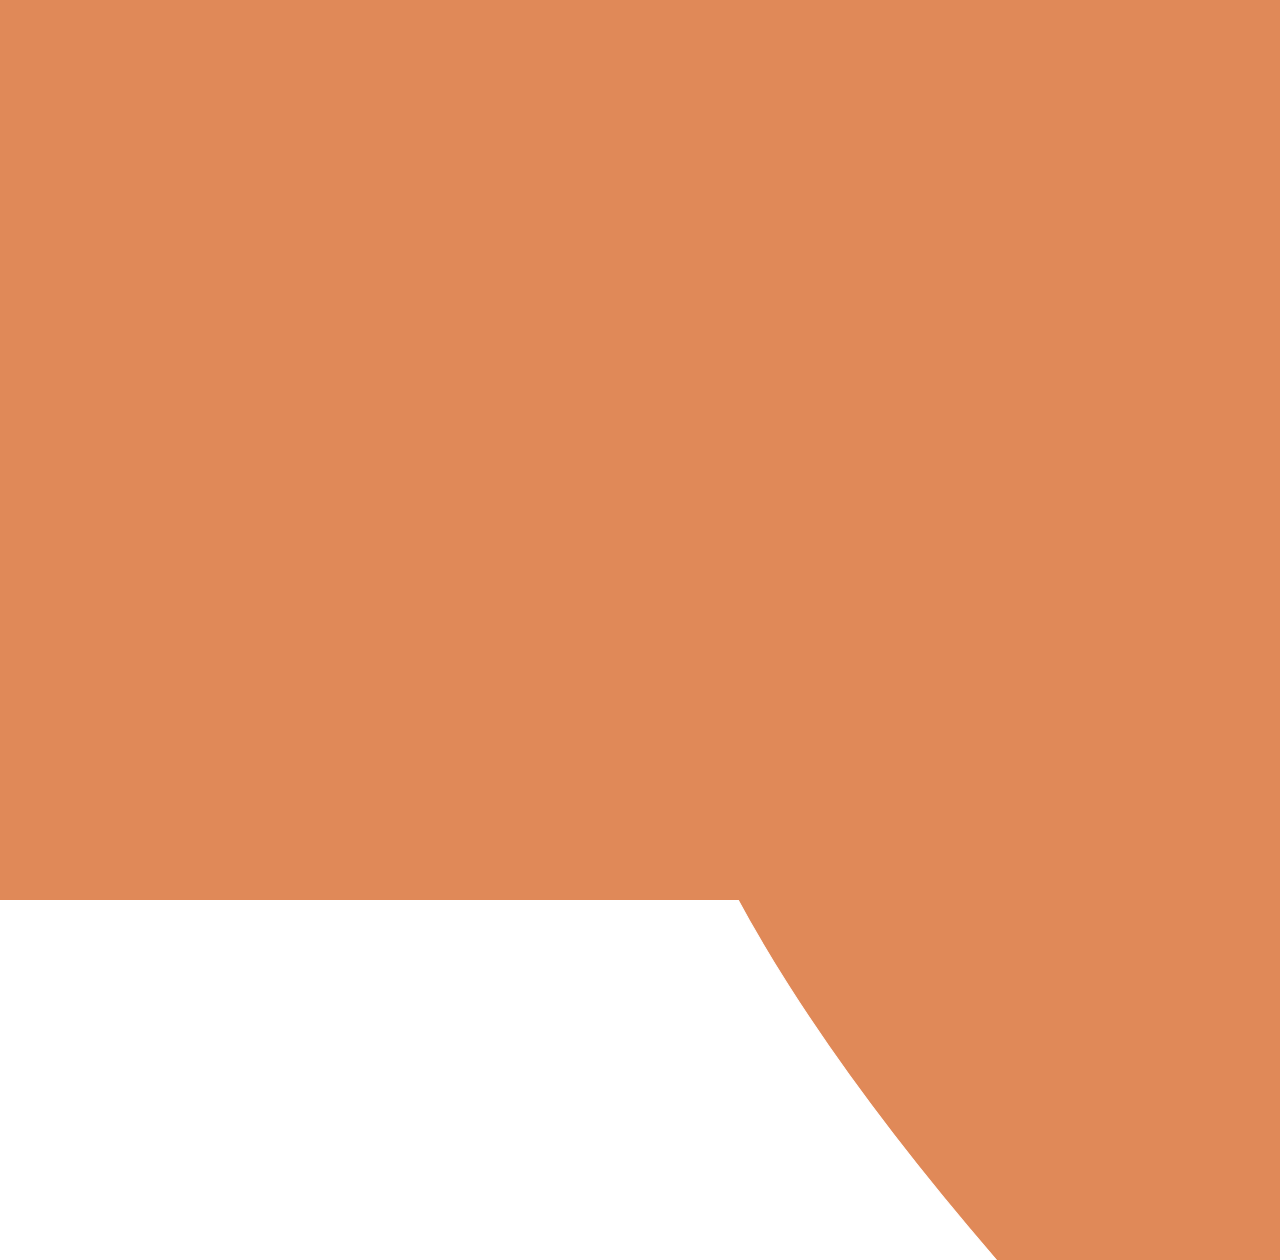
<file: index.html>
<!DOCTYPE html>
<html lang="zh-Hant">
  <head>
    <meta charset="UTF-8" />
    <meta http-equiv="X-UA-Compatible" content="IE=edge" />
    <meta name="viewport" content="width=device-width, initial-scale=1.0" />
    <meta name="author" content="Magnesium Ng" />
    <meta name="robots" content="index, follow" />
    <meta
      name="description"
      content="這是我的個人網站，我是來自澳門的程式學習女生。"
    />
    <title>首頁 | 吳蕙鎂Magnesium Ng 澳門女孩</title>
    <link rel="preconnect" href="https://fonts.gstatic.com" />
    <link
      href="https://fonts.googleapis.com/css2?family=Noto+Sans+TC&display=swap"
      rel="stylesheet"
    />
    <link rel="stylesheet" href="./styles/style.css" />
    <link rel="stylesheet" href="./styles/animation.css" />
  </head>
  <body>
    <!--animation-->
    <div class="animation">
      <div class="logo">
        <svg
          width="101"
          height="153"
          viewBox="0 0 101 153"
          fill="none"
          xmlns="http://www.w3.org/2000/svg"
        >
          <path
            d="M86.0391 84.7773H88.5391V82.2773V66.9453V64.4453H86.0391H26.918V23.7422H95.0234H97.5234V21.2422V5.8125V3.3125H95.0234H5.66797H3.16797V5.8125V148V150.5H5.66797H96H98.5V148V132.668V130.168H96H26.918V84.7773H86.0391Z"
            stroke="white"
            stroke-width="2"
            id="first"
            class="thePaths"
          />
        </svg>
        <svg
          width="114"
          height="157"
          viewBox="0 0 114 157"
          fill="none"
          xmlns="http://www.w3.org/2000/svg"
        >
          <path
            d="M19.6745 71.4688L19.6661 71.4609C11.8682 64.22 7.92969 55.2243 7.92969 44.6289C7.92969 32.6568 12.745 22.7107 22.2247 14.9603C31.7527 7.15836 44.0081 3.35938 58.7695 3.35938C68.8612 3.35938 77.9405 5.31192 85.9498 9.2814C94.0048 13.2413 100.295 18.7472 104.73 25.8126C109.215 32.8528 111.465 40.5754 111.465 48.9258V51.4258H108.965H90.1172H87.6172V48.9258C87.6172 40.9095 85.0937 34.9014 80.249 30.5758L80.2429 30.5703L80.2368 30.5648C75.3683 26.16 68.3308 23.7891 58.7695 23.7891C49.8682 23.7891 43.2591 25.7652 38.6366 29.4055L38.6333 29.4081C34.1631 32.9163 31.875 37.7846 31.875 44.3359C31.875 49.3039 33.9185 53.5343 38.2783 57.1437C42.8227 60.7853 50.7818 64.3185 62.4746 67.6131L19.6745 71.4688ZM19.6745 71.4688L19.6831 71.4765M19.6745 71.4688L19.6831 71.4765M19.6831 71.4765C27.4541 78.5599 39.6002 84.3574 55.8286 89.0226C68.6186 92.7233 77.0651 96.3937 81.5402 99.9141L81.5484 99.9205L81.5566 99.9268C85.7428 103.164 87.9102 107.757 87.9102 114.062C87.9102 120.295 85.6015 125.044 80.9805 128.581C76.3109 132.155 69.3498 134.121 59.7461 134.121C49.5208 134.121 41.6215 131.741 35.8013 127.232C30.1347 122.729 27.2852 116.673 27.2852 108.789V106.289H24.7852H5.9375H3.4375V108.789C3.4375 117.548 5.86153 125.442 10.7254 132.391L10.7301 132.398L10.735 132.404C15.6556 139.335 22.5781 144.741 31.3837 148.67L31.3911 148.673L31.3984 148.676C40.1963 152.534 49.6549 154.453 59.7461 154.453C75.156 154.453 87.759 150.916 97.3042 143.584L97.3131 143.577M19.6831 71.4765L97.3131 143.577M97.3131 143.577C106.918 136.13 111.758 126.151 111.758 113.867C111.758 106.258 110.041 99.5133 106.515 93.7269C103.065 87.959 97.7824 83.0379 90.8175 78.9109M97.3131 143.577L90.8175 78.9109M90.8175 78.9109C83.9049 74.7115 74.4228 70.9615 62.4749 67.6132L90.8175 78.9109Z"
            stroke="white"
            stroke-width="2"
            id="second"
            class="thePaths"
          />
        </svg>
        <svg
          width="153"
          height="153"
          viewBox="0 0 153 153"
          fill="none"
          xmlns="http://www.w3.org/2000/svg"
        >
          <path
            d="M32.2386 4.88268L31.6095 3.3125H29.918H5.69922H3.19922V5.8125V148V150.5H5.69922H24.4492H26.9492V148V92.6289V92.5899L26.948 92.5509L25.5282 47.0421L66.8591 148.94L67.492 150.5H69.1758H83.5312H85.2153L85.8481 148.939L127.303 46.6891L125.954 92.5554L125.953 92.5921V92.6289V148V150.5H128.453H147.203H149.703V148V5.8125V3.3125H147.203H122.887H121.195L120.566 4.88268L76.4023 115.106L32.2386 4.88268Z"
            stroke="white"
            stroke-width="2"
            id="third"
            class="thePaths"
          />
        </svg>
        <svg
          width="101"
          height="153"
          viewBox="0 0 101 153"
          fill="none"
          xmlns="http://www.w3.org/2000/svg"
          style="margin-right: 2rem"
        >
          <path
            d="M86.0391 84.7773H88.5391V82.2773V66.9453V64.4453H86.0391H26.918V23.7422H95.0234H97.5234V21.2422V5.8125V3.3125H95.0234H5.66797H3.16797V5.8125V148V150.5H5.66797H96H98.5V148V132.668V130.168H96H26.918V84.7773H86.0391Z"
            stroke="white"
            stroke-width="2"
            id="fourth"
            class="thePaths"
          />
        </svg>
        <svg
          width="120"
          height="153"
          viewBox="0 0 120 153"
          fill="none"
          xmlns="http://www.w3.org/2000/svg"
        >
          <path
            d="M114.277 149.688H116.777V147.188V5V2.5H114.277H95.625H93.125V5V106.649L25.9417 3.63433L25.2019 2.5H23.8477H5H2.5V5V147.188V149.688H5H23.8477H26.3477V147.188V46.0149L93.3367 148.555L94.0767 149.688H95.4297H114.277Z"
            stroke="white"
            stroke-width="2"
            id="fifth"
            class="thePaths"
          />
        </svg>
        <svg
          width="121"
          height="157"
          viewBox="0 0 121 157"
          fill="none"
          xmlns="http://www.w3.org/2000/svg"
        >
          <path
            d="M116.62 131.919L117.07 131.275V130.488V78.3398V75.8398H114.57H63.0078H60.5078V78.3398V93.5742V96.0742H63.0078H93.418V124.498C90.4065 127.495 86.6616 129.676 82.1218 131.021C77.1327 132.499 71.2291 133.262 64.375 133.262C52.6708 133.262 43.5533 128.899 36.7608 120.167C29.9073 111.292 26.3477 99.1942 26.3477 83.6133V71.997C26.4123 55.5319 29.6236 43.3799 35.6281 35.191C41.5951 27.0765 50.3266 22.9297 62.2266 22.9297C71.2528 22.9297 78.1461 25.1729 83.177 29.3995C88.2122 33.6296 91.6781 40.0951 93.3628 49.1115L93.7442 51.1523H95.8203H114.57H117.459L117.044 48.2939C114.956 33.8785 109.184 22.5305 99.5743 14.5095C89.9692 6.42659 77.405 2.5 62.1289 2.5C43.4348 2.5 28.621 8.61649 18.0373 21.0557L18.0321 21.0619C7.56472 33.4449 2.5 50.6982 2.5 72.4805V84.8828V84.8951L2.50012 84.9074C2.63331 98.4265 5.19931 110.425 10.2719 120.841L10.2777 120.852C15.4217 131.276 22.7025 139.393 32.1181 145.124L32.1294 145.131C41.543 150.792 52.284 153.594 64.2773 153.594C75.9765 153.594 86.3253 151.866 95.2718 148.342L95.2809 148.338C104.343 144.727 111.493 139.263 116.62 131.919Z"
            stroke="white"
            stroke-width="2"
            id="sixth"
            class="thePaths"
          />
        </svg>
        <br />
        <svg
          width="205"
          height="195"
          viewBox="0 0 205 195"
          fill="none"
          xmlns="http://www.w3.org/2000/svg"
        >
          <path
            d="M81.9 123.8V110.633L81.9183 110.65C84.0012 112.543 87.2563 116.191 88.7199 118.387L90.0422 120.37L92.0862 119.144C99.6271 114.619 107.765 107.448 114.5 99.4588V116V117.9H113.447L113.128 120.029C112.638 123.293 112.156 126.372 111.572 129.3H55.6H53.3243C54.0831 127.335 54.8229 125.392 55.5408 123.478L56.2213 121.663L54.6337 120.552L42.6337 112.152L39.9916 110.302L38.8592 113.322C30.4986 135.617 18.5485 161.305 10.2119 176.391L9.07965 178.44L11.0497 179.704L24.4497 188.304L26.8018 189.814L28.0409 187.308C36.3507 170.508 45.6245 149.183 53.1 129.88V131.8V144.8V147.3H55.6H104.767C96.9008 160.068 82.063 168.87 51.3772 174.136L46.6173 174.953L50.0322 178.368C51.2176 179.553 52.644 181.549 53.9854 183.768C55.3111 185.962 56.4478 188.196 57.0883 189.752L57.8763 191.665L59.9034 191.249C93.777 184.286 112.159 172.972 122.181 155.278C134.699 174.389 154.899 185.905 183.151 191.059L185.077 191.411L185.88 189.626C187.565 185.88 191.371 180.397 194.246 177.881L198.388 174.257L192.934 173.522C167.396 170.081 149.323 161.217 138.756 147.3H189H191.5V144.8V131.8V129.3H189H131.066C131.592 126.538 132.035 123.687 132.472 120.771L132.903 117.9H130.3V116V99.7856C130.977 100.289 131.662 100.798 132.351 101.31C139.149 106.364 146.311 111.688 149.76 114.687L151.859 116.512L153.45 114.23L159.45 105.63L160.797 103.701L158.952 102.24C155.329 99.372 144.14 92.1932 136.112 87.1H160H162.5V84.6V75.2V72.7H160H147.536C149.859 69.0016 152.491 64.7606 155.118 60.5287L155.124 60.5184L156.708 57.9664L153.911 56.8719L144.739 53.2829C148.228 52.5848 151.508 51.8313 154.469 51.0088L158.299 49.945L155.681 46.9537L149.859 40.3H164.3V122.8V125.3H166.8H180.6H183.1V122.8V25.6V23.1H180.6H127.829C129.906 18.8662 132.053 14.3468 134.081 9.82264L135.398 6.88485L132.226 6.33653L116.026 3.53653L113.738 3.14107L113.175 5.39366C111.919 10.4181 109.652 17.155 107.152 23.1H66.2H63.7V25.6V123.8V126.3H66.2H79.4H81.9V123.8ZM82.5182 106.546L81.9 106.843V40.3H137.262C123.574 43.0942 104.465 45.3806 88.2271 46.506L84.4875 46.7652L86.1639 50.118C87.3396 52.4693 88.6062 55.6094 88.9403 57.4472L89.3324 59.6038L90.2664 59.5583L91.706 61.7657C93.8978 65.1265 96.0816 69.1381 97.6778 72.7H86.8H84.3V75.2V84.6V87.1H86.8H106.836C100.068 95.0402 90.7413 102.599 82.5182 106.546ZM132.841 71.3403L132.047 72.7H130.3V55.7574C134.256 55.1636 138.142 54.5303 141.838 53.8424L141.507 54.6032C139.559 59.0833 135.611 66.5917 132.841 71.3403ZM112.754 72.7L112.36 71.5741C111.103 67.9844 108.169 62.821 105.365 58.5183C108.403 58.245 111.46 57.9359 114.5 57.5997V72.7H112.754ZM60.1917 30.111L61.4903 28.3992L59.9932 26.858C52.8704 19.5257 38.5363 10.9712 27.2528 5.73248L25.4859 4.91215L24.2586 6.4249L15.6586 17.0249L13.6823 19.4608L16.4977 20.8439C27.7549 26.3737 41.2791 35.4225 47.606 41.9412L49.6329 44.0294L51.3917 41.711L60.1917 30.111ZM51.8591 81.6178L53.1316 79.7697L51.4313 78.3056C43.9345 71.85 29.2495 63.928 17.342 59.0843L15.5887 58.3711L14.4266 59.8652L6.02662 70.6651L4.07452 73.175L6.97409 74.4798C18.8805 79.8377 33.0009 88.1082 39.7131 94.2451L41.8314 96.1818L43.4591 93.8177L51.8591 81.6178Z"
            stroke="white"
            stroke-width="2"
            id="seventh"
            class="thePaths"
          />
        </svg>
        <svg
          width="174"
          height="184"
          viewBox="0 0 174 184"
          fill="none"
          xmlns="http://www.w3.org/2000/svg"
        >
          <path
            d="M78.5 5V2.5H76H5H2.5V5V178.2V180.7H5H19.6H22.1V178.2V80.5H76H78.5V78V5ZM170.7 5V2.5H168.2H94.6H92.1V5V78.2V80.7H94.6H150.7V157.8C150.7 159.635 150.351 159.99 150.311 160.029C150.218 160.119 149.808 160.406 148.071 160.503C143.944 160.699 130.444 160.898 116.947 160.104L112.535 159.845L114.585 163.76C116.671 167.742 118.99 174.508 119.744 178.468L120.131 180.5H122.2C131.204 180.5 138.725 180.4 144.889 179.995C151.025 179.591 155.991 178.874 159.811 177.565L159.833 177.557L159.854 177.549C163.609 176.184 166.46 174.027 168.283 170.598C170.042 167.289 170.7 163.054 170.7 157.8V5ZM59.5 20.1V32.5H22.1V20.1H59.5ZM22.1 63.1V48.9H59.5V63.1H22.1ZM111.3 63.3V48.9H150.7V63.3H111.3ZM150.7 20.1V32.5H111.3V20.1H150.7Z"
            stroke="white"
            stroke-width="2"
            id="eighth"
            class="thePaths"
          />
        </svg>
        <svg
          width="186"
          height="194"
          viewBox="0 0 186 194"
          fill="none"
          xmlns="http://www.w3.org/2000/svg"
        >
          <path
            d="M109.981 63.5767C106.985 69.0624 103.069 73.9528 97.8733 78.1625C92.7105 66.6087 81.7027 51.7554 70.9831 40.8477L69.6813 39.523L68.0372 40.3869L56.2372 46.5869L53.3489 48.1045L55.5656 50.4985C59.7508 55.0186 64.0517 60.078 67.8829 65.4384C58.771 67.6841 49.8286 69.9163 41.3677 72.0312L39.7879 34.817C57.9058 31.0124 77.5189 25.56 92.155 19.5104L95.5108 18.1233L93.0175 15.4834L82.8175 4.68344L81.5524 3.34384L79.8983 4.15582C69.2873 9.36488 51.6291 14.8383 35.2332 19.0123L23.0769 15.5934L19.7887 14.6686L19.9014 18.0825L21.8347 76.6613C16.1914 78.0547 10.8985 79.2885 6.23786 80.364L3.68262 80.9537L4.39365 83.4779L8.39365 97.6778L9.06165 100.049L11.4426 99.416C29.7561 94.5454 54.1375 87.9681 77.7529 81.5313C78.9806 83.821 79.9846 85.8888 80.7323 87.8176L80.2626 88.0219L81.0207 88.5906C81.0929 88.792 81.1621 88.992 81.2283 89.1906L82.1569 91.9762L84.136 90.941C85.418 91.983 86.8861 93.5067 88.2302 95.1708C89.7374 97.037 90.9356 98.89 91.5096 100.202L92.515 102.5H33.2H30.7V105V188.2V190.7H33.2H47.2H49.7V188.2V183.5H147.3V187.4V189.9H149.8H164.4H166.9V187.4V105V102.5H164.4H92.6057L94.8438 101.472C110.125 94.4507 120.138 84.5752 126.727 72.308C132.971 60.6837 136.076 47.0317 137.837 31.9H163.375C162.613 47.1798 161.804 57.8445 160.87 65.1061C160.377 68.9442 159.857 71.7611 159.312 73.7753C158.747 75.8618 158.229 76.7995 157.919 77.1537L157.882 77.1952L157.848 77.2383C157.35 77.8609 156.942 78.0857 156.477 78.2104C155.882 78.37 155.042 78.4039 153.566 78.3055L153.483 78.3H153.4C150.406 78.3 142.307 78.2991 133.832 77.5107L129.01 77.0623L131.436 81.2526C133.417 84.6734 134.737 89.5075 135.111 93.437L135.317 95.5988L137.486 95.6974C146.262 96.0963 155.221 96.3069 160.208 95.8914L160.247 95.8881L160.287 95.8835C165.844 95.2423 170.143 93.675 173.694 89.4324C175.262 87.6624 176.441 85.2573 177.393 82.1482C178.355 79.0111 179.133 75.0002 179.804 69.901C181.143 59.7145 182.096 44.8296 183.095 23.1692C183.2 21.9785 183.25 20.3818 183.275 19.124C183.287 18.4742 183.294 17.8952 183.297 17.4785C183.298 17.2699 183.299 17.1016 183.3 16.9848L183.3 16.8496L183.3 16.8135V16.8039V16.8012V16.8004V16.8002C183.3 16.8001 183.3 16.8 180.8 16.8H183.3V14.3H180.8H98.2H95.7V16.8V29.4V31.9H98.2H118.806C117.363 44.026 114.855 54.6526 109.981 63.5767ZM88.1 119.7V134.3H49.7V119.7H88.1ZM147.3 134.3H107.1V119.7H147.3V134.3ZM107.1 166.1V150.7H147.3V166.1H107.1ZM49.7 166.1V150.7H88.1V166.1H49.7Z"
            stroke="white"
            stroke-width="2"
            id="ninth"
            class="thePaths"
          />
        </svg>
        <svg
          width="184"
          height="193"
          viewBox="0 0 184 193"
          fill="none"
          xmlns="http://www.w3.org/2000/svg"
        >
          <path
            d="M104.558 21.3334C107.949 18.091 111.042 14.7103 113.6 11.3L115.773 8.40196L112.293 7.39794L101.893 4.39794L100.235 3.91975L99.2 5.3C97.2348 7.92017 94.8291 10.5632 92.1003 13.0991C87.9925 10.6416 83.8875 8.35844 80.0748 6.54285L78.6251 5.85254L77.3944 6.8837L69.9944 13.0837L68.7702 14.1094L67.8319 13.0989L60.0319 4.69887L58.8645 3.4416L57.2715 4.0788C50.4981 6.78816 39.5214 10.6471 29.9549 13.4118L20.2063 10.9746L16.8861 10.1446L17.1051 13.5599L20.9346 73.3H7.79995H5.29995V75.8V112V114.5H7.79995H21.8H24.3V112V89.7H159.9V112V114.5H162.4H177H179.5V112V75.8V73.3H177H164.159C165.872 55.613 167.536 31.3389 168.298 12.2999L168.402 9.7H165.8H119.4H116.9V12.2V22.4V24.9H119.4H148.76L148.433 30.9H120.2H117.7V33.4V41.1843L114.535 40.2106L107.714 38.1119L113.721 32.4137L115.583 30.6471L113.768 28.8322C111.352 26.4163 108.148 23.9095 104.558 21.3334ZM101.062 38.3615C98.9555 41.2061 96.3055 44.0818 93.3178 46.8714C89.3532 44.4165 85.2966 42.1427 81.56 40.1854L80.5301 39.646C84.5763 37.1828 88.7632 34.3536 92.8069 31.3303C96.0236 33.7799 98.8472 36.1762 101.062 38.3615ZM75.8076 42.3889C76.5307 41.99 77.2625 41.5761 78.0012 41.1483L71.3944 46.6837L68.5941 49.0299L71.7952 50.7905C74.5365 52.2983 77.3418 54.0747 80.2505 55.9166C80.4657 56.0528 80.6814 56.1894 80.8977 56.3263C76.6133 59.2577 72.1654 61.8703 67.7 64.0922V54.4V51.9H65.2H38.5216L38.092 46.1H64.4H66.9V43.6V36.7759C67.5533 37.3019 68.2457 37.8628 68.9554 38.4505C70.5673 39.7853 71.9811 41.0273 72.7417 41.8724L74.0696 43.3479L75.8076 42.3889ZM39.4375 67.1H61.3498L61.3456 67.102L65.2897 69.5292C66.5939 70.3317 68.4251 71.8167 70.0833 73.3H39.7696L39.4375 67.1ZM79.6085 22.5233C74.9955 25.5776 70.0571 28.3564 65.1111 30.7496L64.8002 30.9H64.4H37.1353L36.8386 26.549C46.8186 24.1714 58.2023 20.9164 66.9968 17.0927L68.7954 16.3107L70.3952 17.1905C73.3232 18.801 76.4752 20.6322 79.6085 22.5233ZM120.2 46.1H147.458L146.921 51.9H119.2H116.7V54.4V64.6V64.7645L115.768 63.8322C113.185 61.2493 109.769 58.262 105.869 55.3294C109.54 51.7053 113.03 47.9085 115.822 44.0704L117.7 41.488V43.6V46.1H120.2ZM119.2 67.1H145.634C145.413 69.2563 145.192 71.334 144.971 73.3H109.344L115.696 67.437L116.7 66.51V67.1H119.2ZM103.202 73.3H82.7137C86.4946 70.9511 90.295 68.3445 94.0326 65.5221C97.6619 68.2238 100.773 70.8774 103.202 73.3ZM181.5 135.8V133.3H179H105.526C119.777 126.716 134.915 118.226 145.966 109.349L148.337 107.444L146.009 105.487L137.209 98.0866L136.232 97.2651L134.994 97.5747L132.092 98.3H40.2H37.7V100.8V112V114.5H40.2H108.369C103.367 117.322 98.0453 120.009 92.8732 122.3H84.8H82.3V124.8V133.3H5.19995H2.69995V135.8V148V150.5H5.19995H82.3V171.4C82.3 171.724 82.2789 171.932 82.258 172.057C82.2053 172.073 82.1358 172.093 82.0461 172.114C81.6997 172.193 81.1955 172.258 80.444 172.305C77.3518 172.498 66.2375 172.7 54.0819 172.301L49.5421 172.152L51.8451 176.068C53.7417 179.292 55.8216 184.238 56.5536 187.715L56.9715 189.7H59H59.0629C66.9115 189.7 73.4646 189.7 78.8295 189.422C84.1452 189.146 88.522 188.59 91.967 187.38C95.4507 186.357 98.0628 184.648 99.6908 181.824C101.253 179.114 101.7 175.718 101.7 171.8V150.5H179H181.5V148V135.8Z"
            stroke="white"
            stroke-width="2"
            id="tenth"
            class="thePaths"
          />
        </svg>
        <svg
          width="191"
          height="187"
          viewBox="0 0 191 187"
          fill="none"
          xmlns="http://www.w3.org/2000/svg"
        >
          <path
            d="M23.9311 92.9877C31.1985 84.149 38.0536 73.4591 44.3287 61.3H87.3V99.9H30.4H27.9V102.4V116.8V119.3H30.4H87.3V165.1H8.80002H6.30002V167.6V182V184.5H8.80002H186H188.5V182V167.6V165.1H186H107.5V119.3H169.2H171.7V116.8V102.4V99.9H169.2H107.5V61.3H176.6H179.1V58.8V44.2V41.7H176.6H107.5V5.79999V3.29999H105H89.8H87.3V5.79999V41.7H52.9617C56.7594 32.4173 59.9442 22.7167 62.8005 12.8983L63.5517 10.3161L60.9216 9.75501L45.9216 6.555L43.6142 6.06274L42.9893 8.33788C35.2442 36.538 22.5875 63.7073 6.571 80.8957L4.29224 83.3412L7.28199 84.8361C11.097 86.7436 17.5495 91.0411 20.4383 93.3522L22.3645 94.8931L23.9311 92.9877Z"
            stroke="white"
            stroke-width="2"
            id="eleventh"
            class="thePaths"
          />
        </svg>
      </div>
    </div>
    <!--orange background-->
    <img class="orange" src="ICONS/OrangeBackground.svg" alt="" />

    <!--header and navbar-->
    <header>
      <nav>
        <ul>
          <li><a class="active" href="#">首頁</a></li>
          <li><a href="./resume.html">我的履歷</a></li>
          <li><a href="./contact.html">聯絡方式</a></li>
          <li><a href="./Taiwan Project/index.html">Taiwan Project</a></li>
          <li><a href="./Kawaii Project/index.html">Hawaii Project</a></li>
        </ul>
      </nav>
    </header>

    <!--introduction and picture-->
    <main>
      <section class="left">
        <h1>
          Hi, I am<br />
          Magnesium Ng
        </h1>
        <p>
          今天教授和平時一樣掏出會員證，不過卡片從天藍色變成粉藍色，看起來碰過水。
        </p>
        <p>
          在心裡尚在猶豫會否冒犯對方，嘴巴就先忍不住開口問話：「是不小心放進洗衣機了嗎？」教授靦腆地點頭。
        </p>
      </section>
      <section class="right">
        <img class="mypic" src="./1440.jpg" alt="picture" />
      </section>
    </main>
    <!--links for facebook ..-->
    <footer>
      <a href="#"><img src="ICONS/facebook.svg" title="facebook" /></a>
      <a href="#"><img src="ICONS/instagram.svg" title="instagram" /></a>
      <a href="#"><img src="ICONS/github-brands 1.svg" title="github" /></a>
    </footer>
  </body>
  <script src="app.js"></script>
</html>
</file>
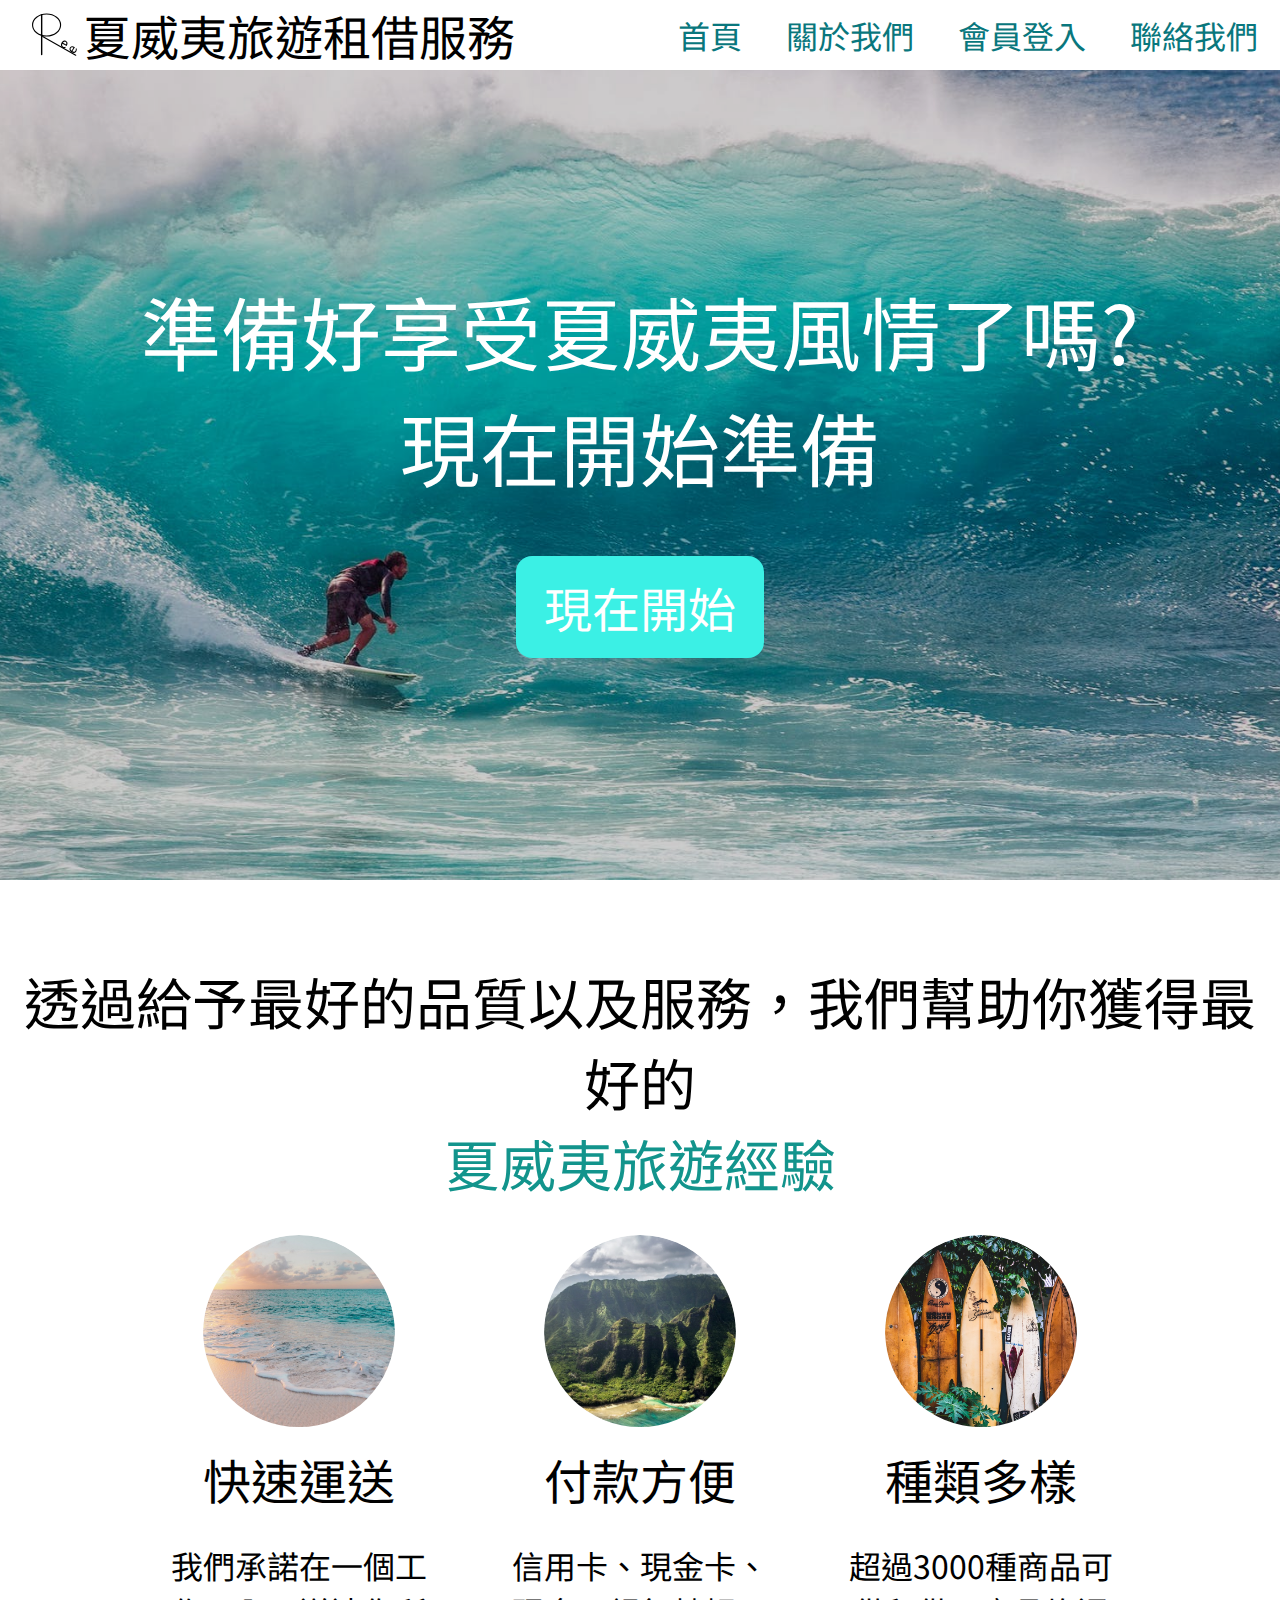
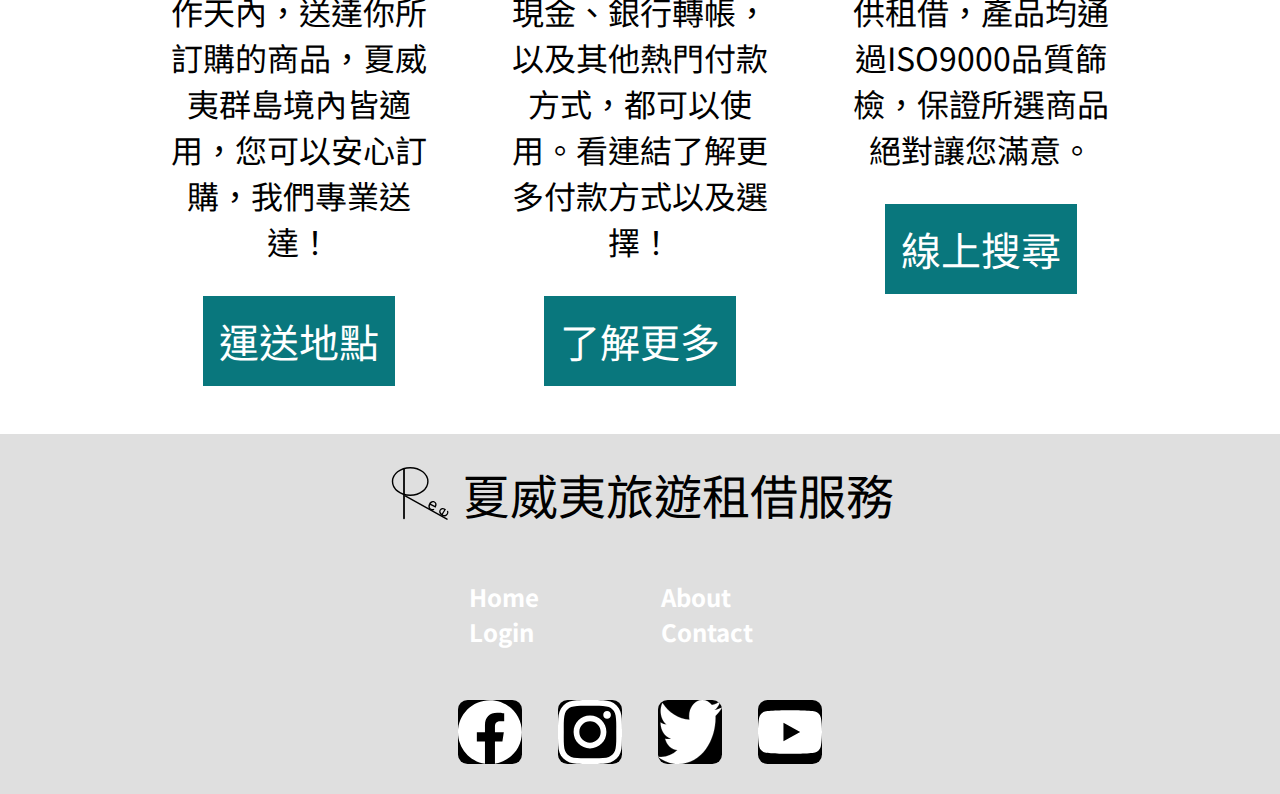
<file: Kawaii Project/index.html>
<!DOCTYPE html>
<html lang="zh-Hant">
  <head>
    <meta charset="UTF-8" />
    <meta http-equiv="X-UA-Compatible" content="IE=edge" />
    <meta name="viewport" content="width=device-width, initial-scale=1.0" />
    <title>夏威夷旅遊租借服務 | 夏威夷最方便快速的旅遊出租服務網站</title>
    <meta
      name="description"
      content="我們提供夏威夷旅遊租借服務，例如：衝浪板 車子 帳篷等等。"
    />
    <meta name="robots" content="index, follow" />
    <link rel="preconnect" href="https://fonts.gstatic.com" />
    <link
      href="https://fonts.googleapis.com/css2?family=Noto+Sans+TC&display=swap"
      rel="stylesheet"
    />
    <link rel="stylesheet" href="./styles/style.css" />
  </head>
  <body>
    <header>
      <div class="logo">
        <img src="./Icons/black logo.svg" alt="logo" />
        <h1>夏威夷旅遊租借服務</h1>
      </div>

      <nav>
        <ul>
          <li><a href="">首頁</a></li>
          <li><a href="">關於我們</a></li>
          <li><a href="">會員登入</a></li>
          <li><a href="">聯絡我們</a></li>
        </ul>
      </nav>
    </header>

    <main>
      <section class="backImage">
        <div class="filter"></div>
        <h3>
          準備好享受夏威夷風情了嗎?<br />
          現在開始準備
        </h3>
        <button class="start">現在開始</button>
      </section>

      <!--second page-->
      <section class="second">
        <h2>
          透過給予最好的品質以及服務，我們幫助你獲得最好的<br />
          <span style="color: #12948c">夏威夷旅遊經驗</span>
        </h2>

        <section class="cards">
          <div class="card">
            <div class="container">
              <img src="./Pictures/sean-o-KMn4VEeEPR8-unsplash.jpg" />
            </div>
            <h4>快速運送</h4>
            <p>
              我們承諾在一個工作天內，送達你所訂購的商品，夏威夷群島境內皆適用，您可以安心訂購，我們專業送達！
            </p>
            <a href="">運送地點</a>
          </div>
          <div class="card">
            <div class="container">
              <img
                src="Pictures/braden-jarvis-prSogOoFmkw-unsplash.jpg"
                alt="picture"
              />
            </div>
            <h4>付款方便</h4>
            <p>
              信用卡、現金卡、現金、銀行轉帳，以及其他熱門付款方式，都可以使用。看連結了解更多付款方式以及選擇！
            </p>
            <a href="">了解更多</a>
          </div>
          <div class="card">
            <div class="container">
              <img
                src="./Pictures/tatonomusic-FFCgotROOTY-unsplash.jpg"
                alt="picture"
              />
            </div>

            <h4>種類多樣</h4>
            <p>
              超過3000種商品可供租借，產品均通過ISO9000品質篩檢，保證所選商品絕對讓您滿意。
            </p>
            <a href="">線上搜尋</a>
          </div>
        </section>
      </section>

      <footer>
        <div class="logo">
          <img src="./Icons/black logo.svg" alt="logo" />
          <h1>夏威夷旅遊租借服務</h1>
        </div>

        <nav>
          <ul>
            <li><a href="">Home</a></li>
            <li><a href="">About</a></li>
            <li><a href="">Login</a></li>
            <li><a href="">Contact</a></li>
          </ul>
        </nav>

        <section class="socialmedia">
          <a href=""><img src="Icons/facebook.svg" alt="Facebook" /></a>
          <a href=""><img src="Icons/instagram.svg" alt="instagram" /></a>
          <a href=""><img src="Icons/twitter.svg" alt="twitter" /></a>
          <a href=""><img src="Icons/youtube.svg" alt="youtube" /></a>
        </section>
      </footer>
    </main>
  </body>
</html>
</file>
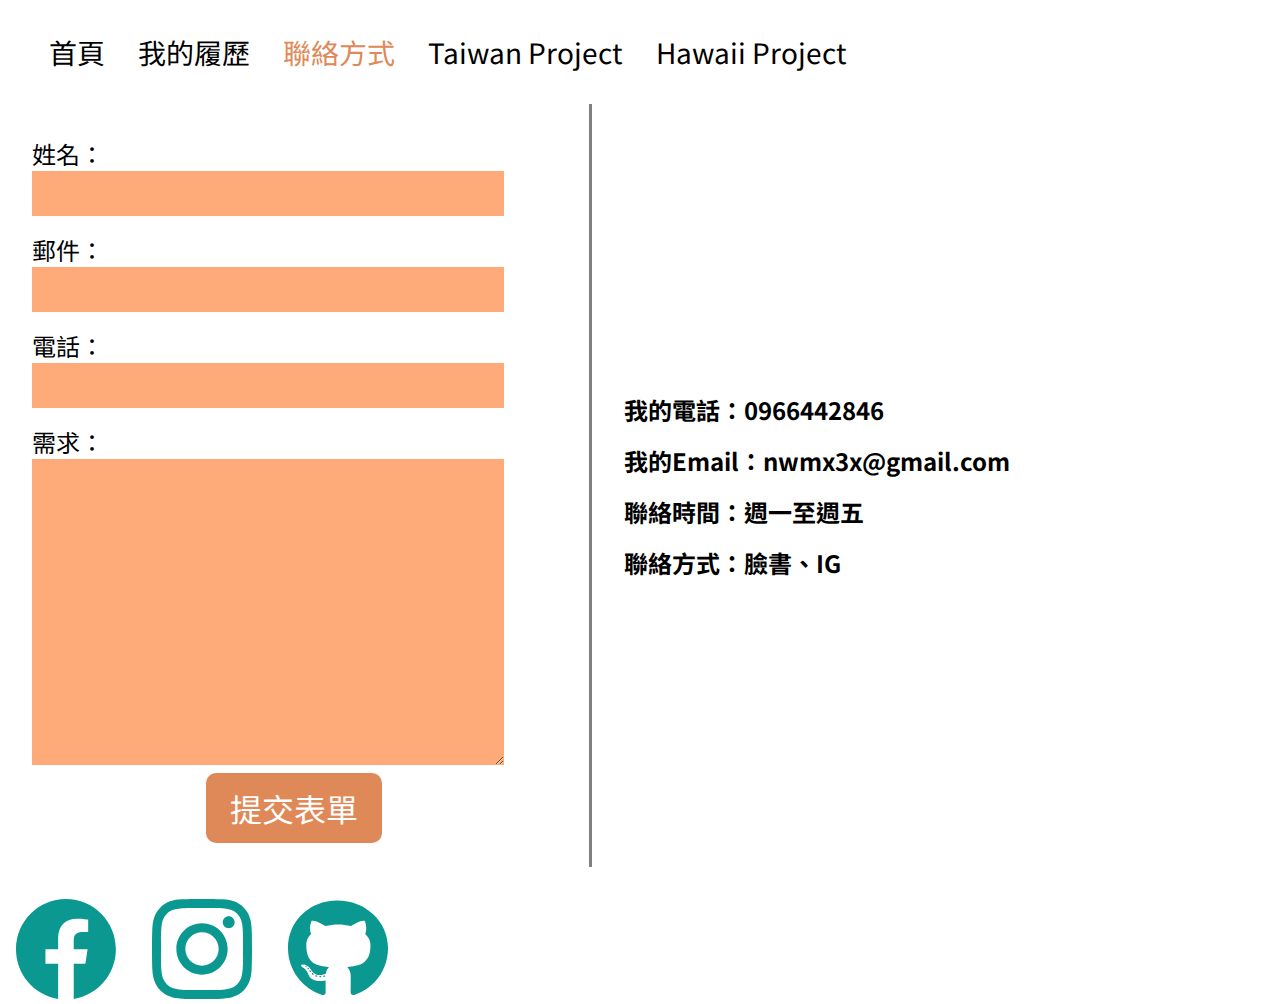
<file: contact.html>
<!DOCTYPE html>
<html lang="zh-Hant">
  <head>
    <meta charset="UTF-8" />
    <meta http-equiv="X-UA-Compatible" content="IE=edge" />
    <meta name="viewport" content="width=device-width, initial-scale=1.0" />
    <meta name="author" content="Magnesium Ng" />
    <meta name="robots" content="index, follow" />
    <meta
      name="description"
      content="這是我的個人網站，我是來自澳門的程式學習女生。"
    />
    <title>聯絡方式 | 吳蕙鎂Magnesium Ng 澳門女孩</title>
    <link rel="preconnect" href="https://fonts.gstatic.com" />
    <link
      href="https://fonts.googleapis.com/css2?family=Noto+Sans+TC&display=swap"
      rel="stylesheet"
    />
    <link rel="stylesheet" href="./styles/style.css" />
  </head>
  <body>
    <header>
      <nav>
        <ul>
          <li><a href="./index.html">首頁</a></li>
          <li><a href="./resume.html">我的履歷</a></li>
          <li><a class="active" href="#">聯絡方式</a></li>
          <li><a href="./Taiwan Project/index.html">Taiwan Project</a></li>
          <li><a href="./Kawaii Project/index.html">Hawaii Project</a></li>
        </ul>
      </nav>
    </header>
    <main>
      <section class="form">
        <form>
          <div>
            <label for="name">姓名：</label>
            <input type="text" name="name" />
          </div>
          <div>
            <label for="email">郵件：</label>
            <input type="email" name="email" />
          </div>
          <div>
            <label for="phone">電話：</label>
            <input type="text" name="phone" />
          </div>
          <div>
            <label for="need">需求：</label>
            <textarea name="need" cols="30" rows="10"></textarea>
          </div>
          <button type="submit">提交表單</button>
        </form>
      </section>
      <div class="line"></div>
      <section class="contact">
        <div class="content">
          <h2>我的電話：0966442846</h2>
          <h2>我的Email：nwmx3x@gmail.com</h2>
          <h2>聯絡時間：週一至週五</h2>
          <h2>聯絡方式：臉書、IG</h2>
        </div>
      </section>
    </main>

    <footer>
      <a href="#"><img src="ICONS/facebook.svg" title="facebook" /></a>
      <a href="#"><img src="ICONS/instagram.svg" title="instagram" /></a>
      <a href="#"><img src="ICONS/github-brands 1.svg" title="github" /></a>
    </footer>
  </body>
</html>
</file>
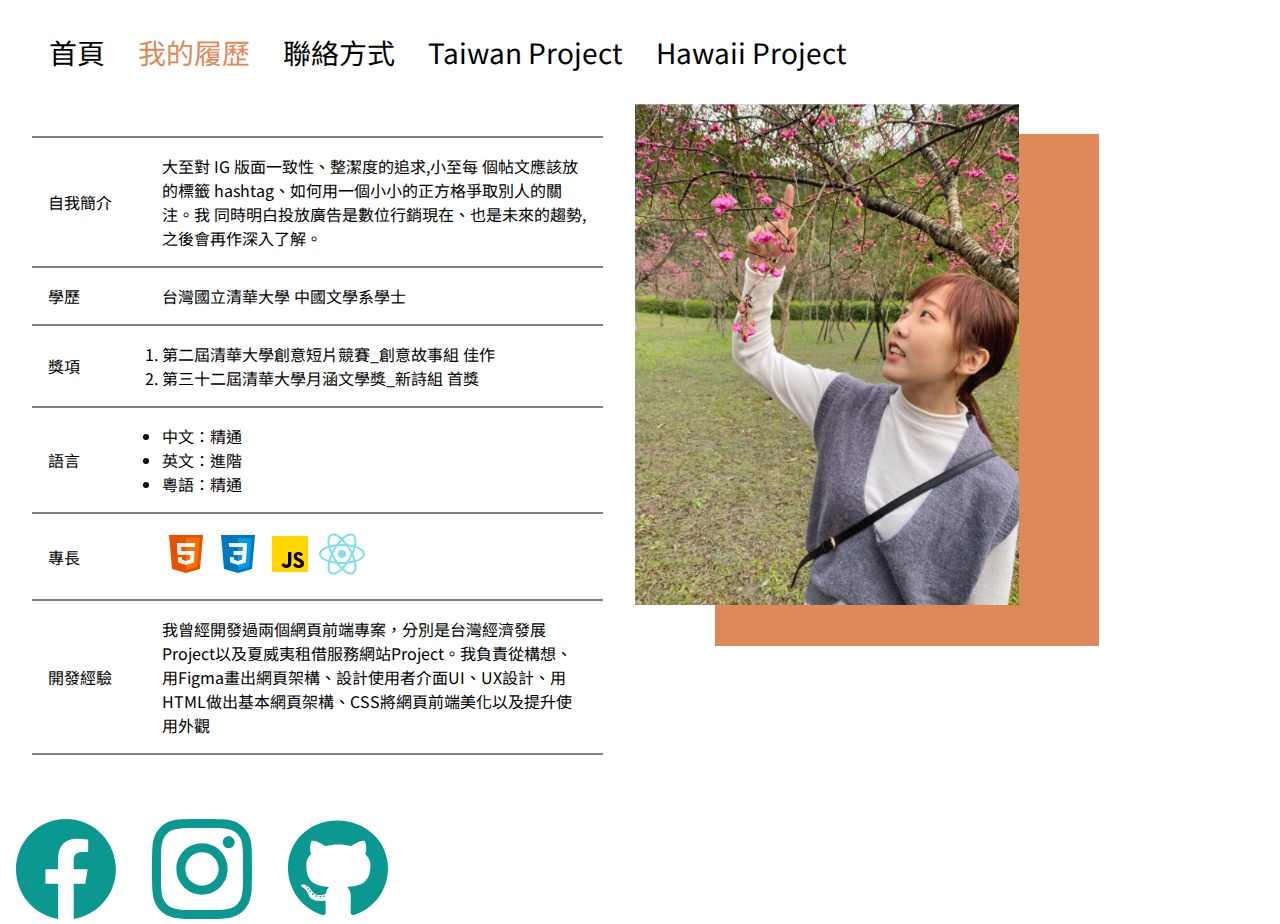
<file: resume.html>
<!DOCTYPE html>
<html lang="zh-Hant">
  <head>
    <meta charset="UTF-8" />
    <meta http-equiv="X-UA-Compatible" content="IE=edge" />
    <meta name="viewport" content="width=device-width, initial-scale=1.0" />
    <meta name="author" content="Magnesium Ng" />
    <meta name="robots" content="index, follow" />
    <meta
      name="description"
      content="這是我的個人網站，我是來自澳門的程式學習女生。"
    />
    <title>我的履歷 | 吳蕙鎂Magnesium Ng 澳門女孩</title>
    <link rel="preconnect" href="https://fonts.gstatic.com" />
    <link
      href="https://fonts.googleapis.com/css2?family=Noto+Sans+TC&display=swap"
      rel="stylesheet"
    />
    <link rel="stylesheet" href="./styles/style.css" />
  </head>
  <body>
    <header>
      <nav>
        <ul>
          <li><a href="./index.html">首頁</a></li>
          <li><a class="active" href="#">我的履歷</a></li>
          <li><a href="./contact.html">聯絡方式</a></li>
          <li><a href="./Taiwan Project/index.html">Taiwan Project</a></li>
          <li><a href="./Kawaii Project/index.html">Hawaii Project</a></li>
        </ul>
      </nav>
    </header>
    <main>
      <section class="table">
        <table>
          <tr style="border-top: 2px solid gray">
            <td style="width: 20%">自我簡介</td>
            <td style="width: 80%">
              大至對 IG 版面一致性、整潔度的追求,小至每 個帖文應該放的標籤
              hashtag、如何用一個小小的正方格爭取別人的關注。我
              同時明白投放廣告是數位行銷現在、也是未來的趨勢,之後會再作深入了解。
            </td>
          </tr>
          <tr>
            <td>學歷</td>
            <td>台灣國立清華大學 中國文學系學士</td>
          </tr>
          <tr>
            <td>獎項</td>
            <td>
              <ol>
                <li>第二屆清華大學創意短片競賽_創意故事組 佳作</li>
                <li>第三十二屆清華大學月涵文學獎_新詩組 首獎</li>
              </ol>
            </td>
          </tr>
          <tr>
            <td>語言</td>
            <td>
              <ul>
                <li>中文：精通</li>
                <li>英文：進階</li>
                <li>粵語：精通</li>
              </ul>
            </td>
          </tr>
          <tr>
            <td>專長</td>
            <td>
              <img src="./ICONS/icons8-html-5.svg" alt="html5" title="html5" />
              <img src="./ICONS/icons8-css3.svg" alt="css3" title="css3" />
              <img
                src="./ICONS/icons8-javascript.svg"
                alt="javascript"
                title="javascript"
              />
              <img
                src="./ICONS/icons8-react-native.svg"
                alt="react"
                title="react"
              />
            </td>
          </tr>
          <tr>
            <td>開發經驗</td>
            <td>
              我曾經開發過兩個網頁前端專案，分別是台灣經濟發展Project以及夏威夷租借服務網站Project。我負責從構想、用Figma畫出網頁架構、設計使用者介面UI、UX設計、用HTML做出基本網頁架構、CSS將網頁前端美化以及提升使用外觀
            </td>
          </tr>
        </table>
      </section>

      <section class="picture">
        <img src="mypic.png" alt="author" title="Esme Ng" />
        <div class="orangeRect"></div>
      </section>
    </main>
    <footer>
      <a href="#"><img src="ICONS/facebook.svg" title="facebook" /></a>
      <a href="#"><img src="ICONS/instagram.svg" title="instagram" /></a>
      <a href="#"><img src="ICONS/github-brands 1.svg" title="github" /></a>
    </footer>
  </body>
</html>
</file>
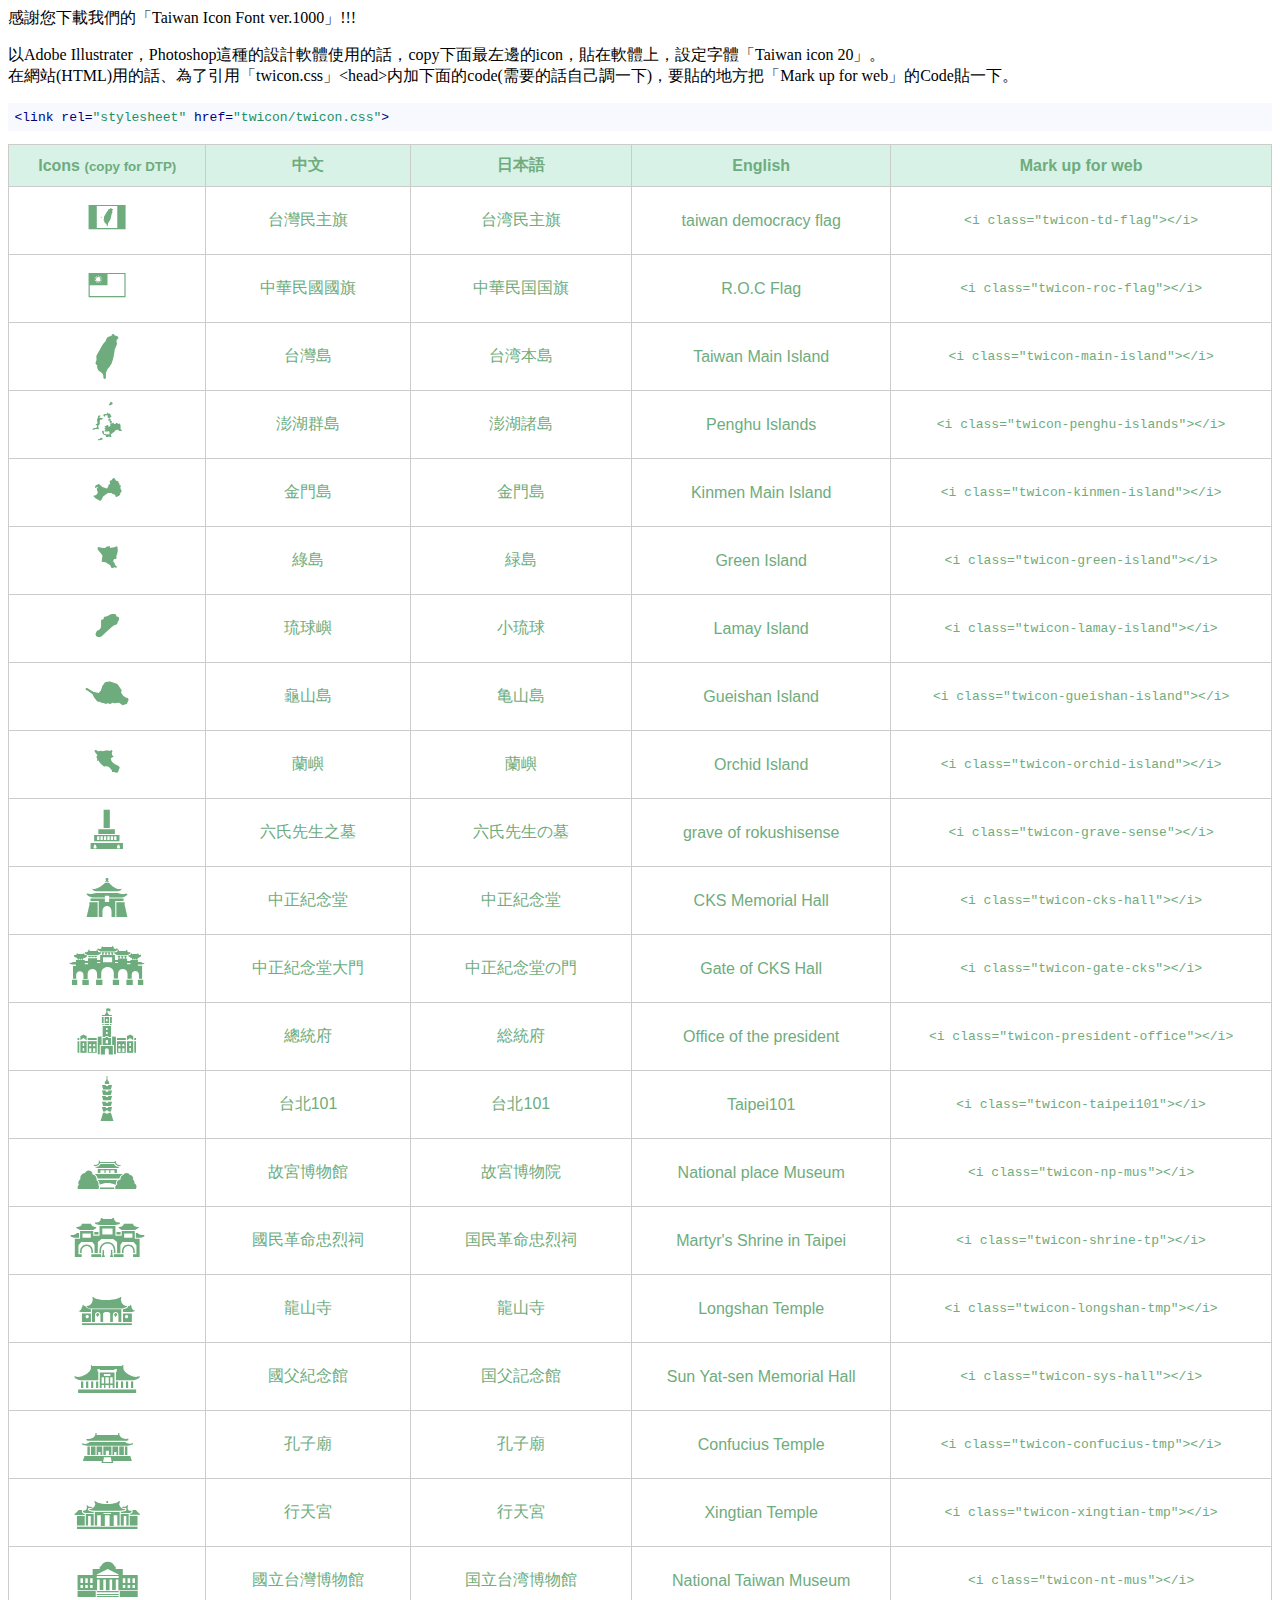
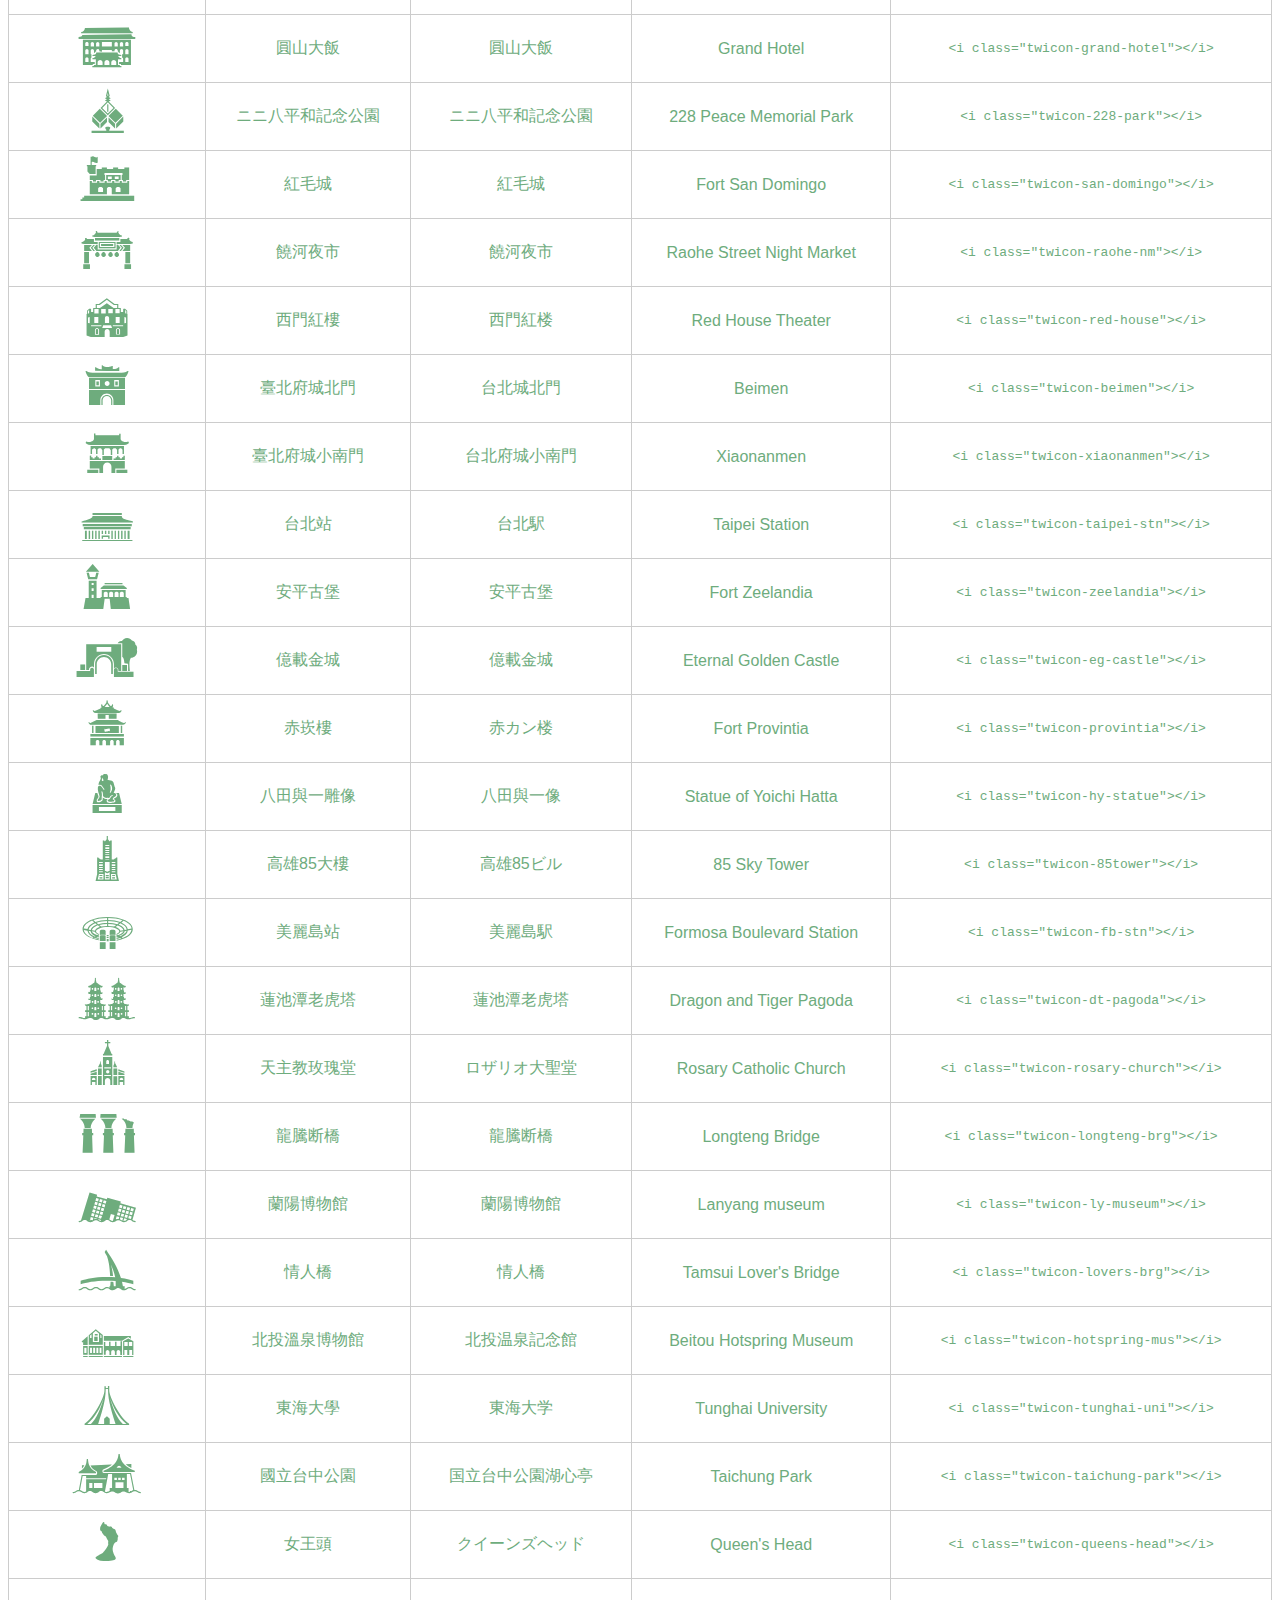
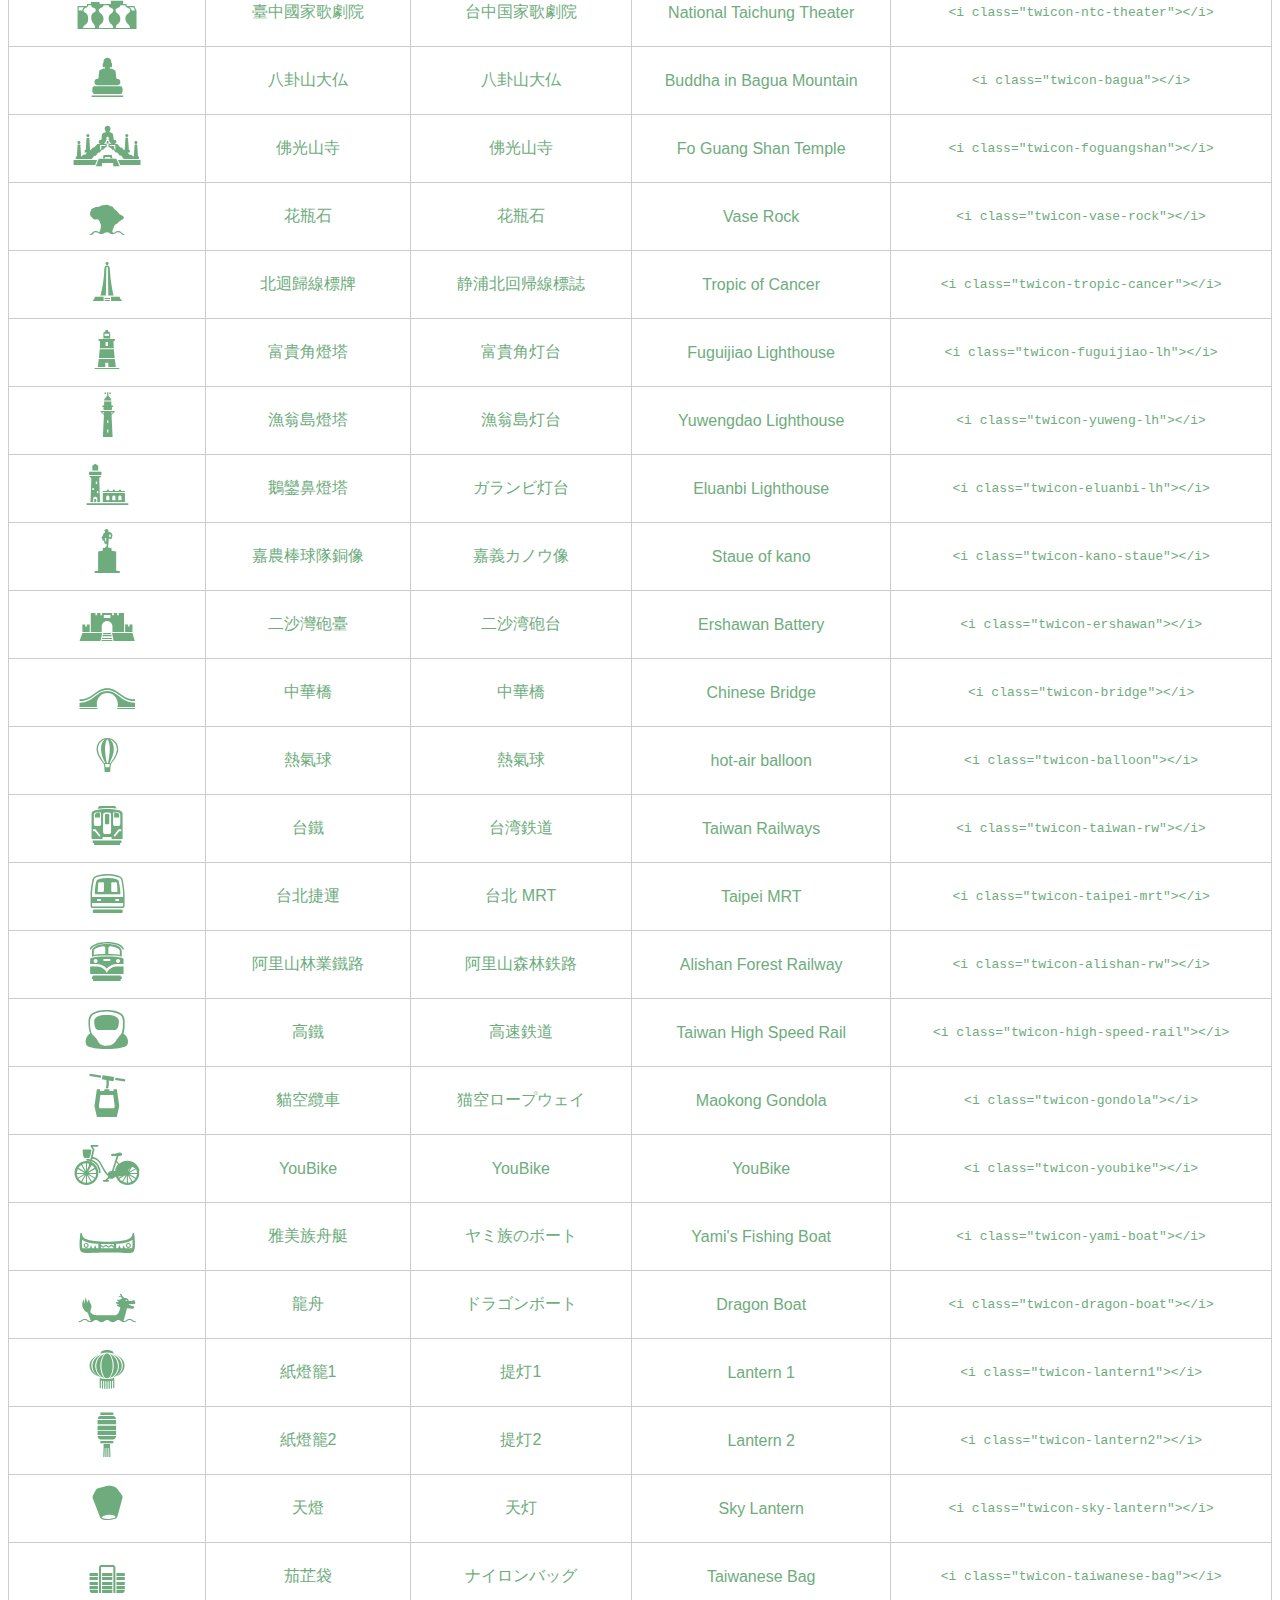
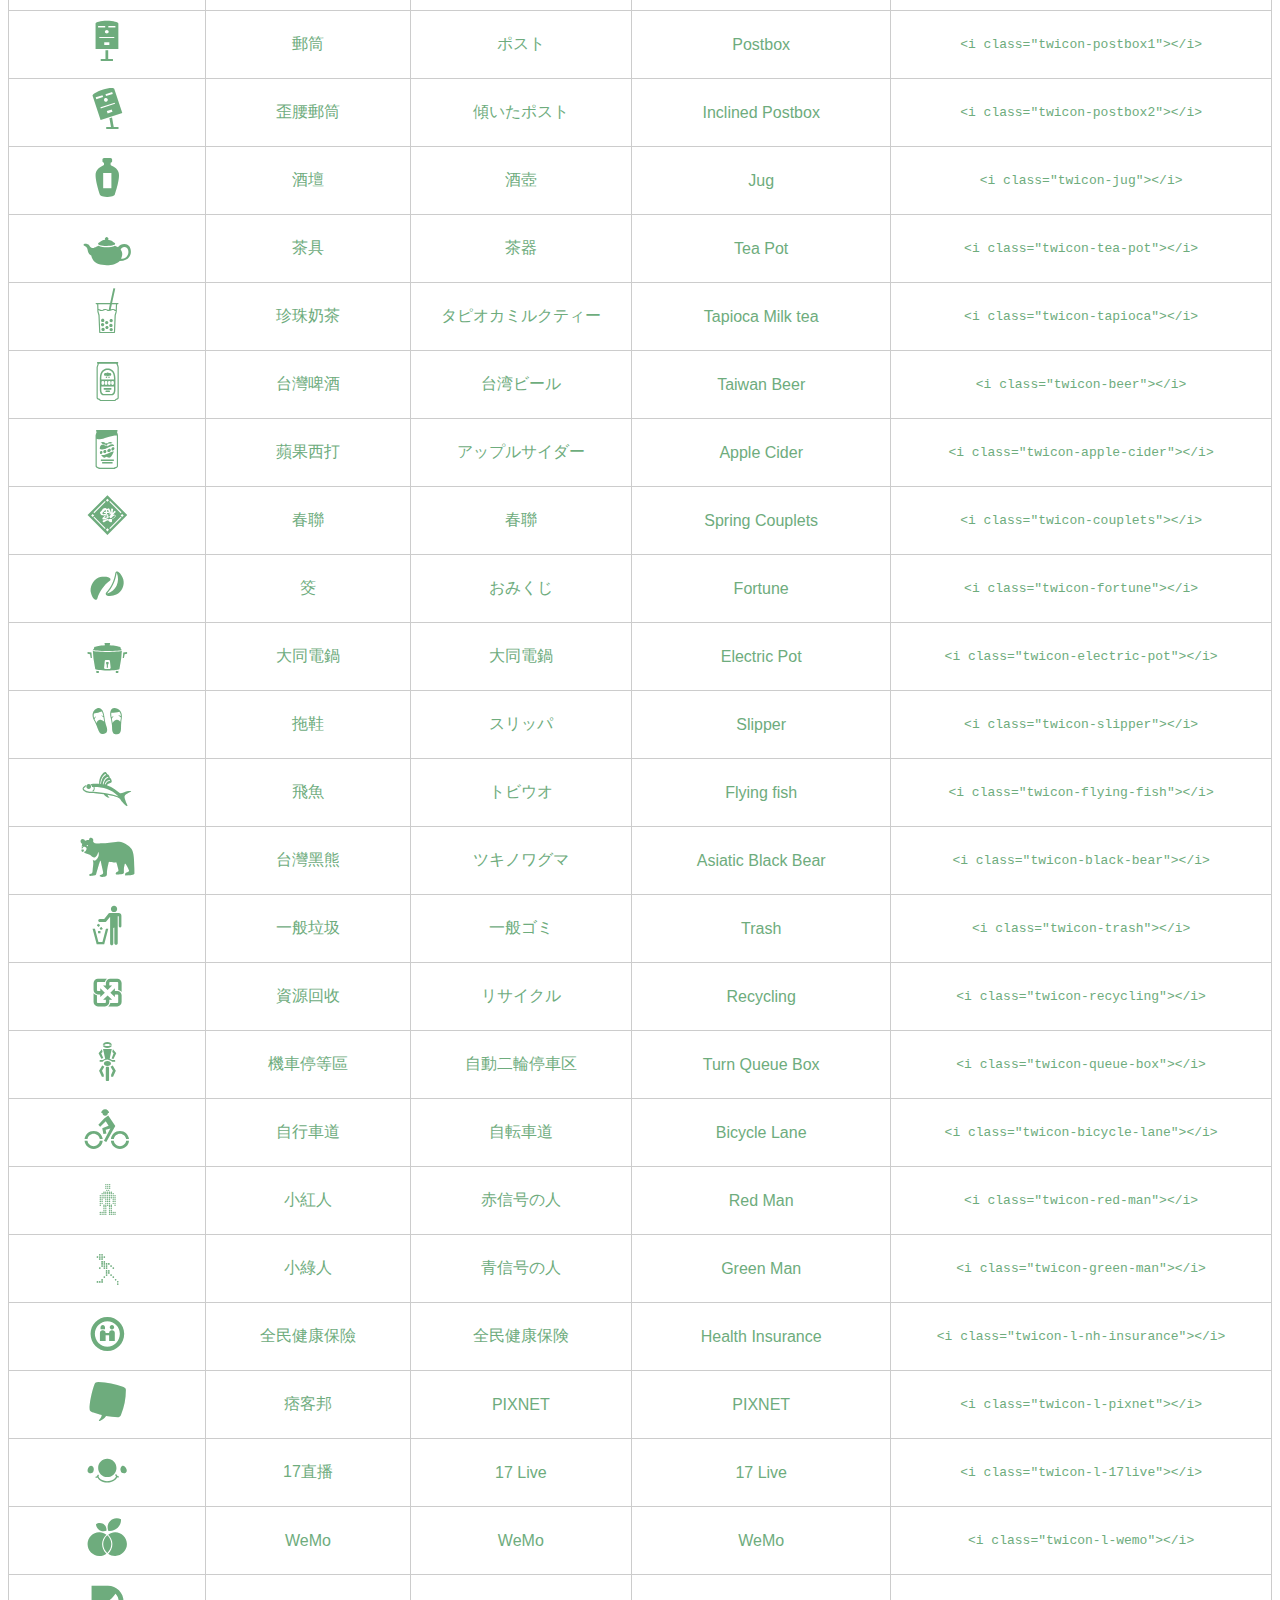
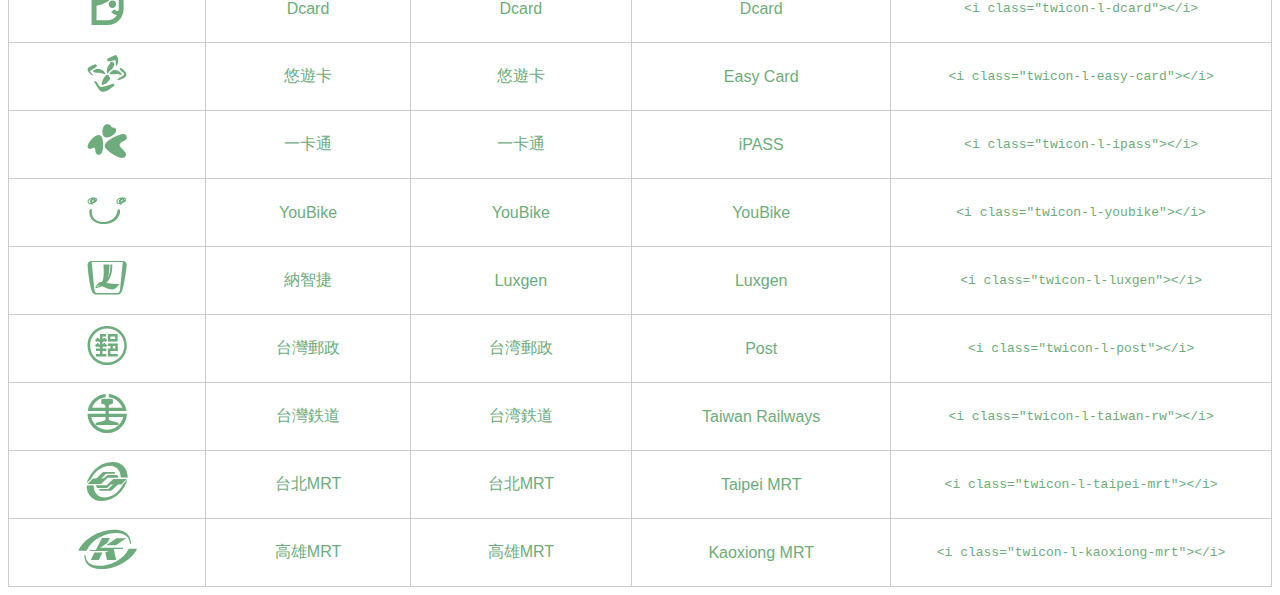
<file: Taiwan Project/twicon/List.html>
<head>
 <title>一覽表|一覧表|List</title>
 <style type="text/css">
  table{
    width: 100%;
    border-collapse: collapse;
    border-spacing: 0;
    color:#6EAC7D;
    font-family: sans-serif ;
  }

  table th{
    padding: 10px 20px;
    text-align: center;
    border: 1px solid #ccc;
    background-color: #D9F2E7
  }

  table td{
    padding: 0px 20px;
    text-align: center;
    border: 1px solid #ccc;
  }

  table td.icon {
    font-family: "twicon" ;
    font-size: 3.5em ;
    border: 1px solid #ccc;
  }

  table tr:hover{
    background-color: #4A7756;
    color:#fff;
  }

  @font-face {
   font-family: 'twicon';
   src: url('twicon.woff') ;
   src: url('twicon.woff2') ;
  }
 </style>
</head>
<body>
 <p>
   感謝您下載我們的「Taiwan Icon Font ver.1000」!!!
 </p>
 <p>
   以Adobe Illustrater，Photoshop這種的設計軟體使用的話，copy下面最左邊的icon，貼在軟體上，設定字體「Taiwan icon 20」。
  <br>在網站(HTML)用的話、為了引用「twicon.css」&lt;head&gt;内加下面的code(需要的話自己調一下)，要貼的地方把「Mark up for web」的Code貼一下。
  <pre style="display:block;overflow-x:auto;padding:0.5em;color:#000;background:#f8f8ff"><code><span style="color:#000080;font-weight:normal">&lt;<span style="color:#000080;font-weight:normal">link</span> <span class="hljs-attr">rel</span>=<span style="color:#219161">&quot;stylesheet&quot;</span> <span class="hljs-attr">href</span>=<span style="color:#219161">&quot;twicon/twicon.css&quot;</span>&gt;</span></code></pre>

 <table>
  <tr>
    <th>Icons <small>(copy for DTP)</small></th>
    <th>中文</th>
    <th>日本語</th>
    <th>English</th>
    <th>Mark up for web</th>
  </tr>
  <tr>
    <td class="icon">ꀀ</td>
    <td>台灣民主旗</td>
    <td>台湾民主旗</td>
    <td>taiwan democracy flag</td>
    <td><code>&lt;i class="twicon-td-flag"&gt;&lt;/i&gt;</code></td>
  </tr>
  <tr>
    <td class="icon">ꀁ</td>
    <td>中華民國國旗</td>
    <td>中華民国国旗</td>
    <td>R.O.C Flag</td>
    <td><code>&lt;i class="twicon-roc-flag"&gt;&lt;/i&gt;</code></td>
  </tr>
  <tr>
    <td class="icon">ꀂ</td>
    <td>台灣島</td>
    <td>台湾本島</td>
    <td>Taiwan Main Island</td>
    <td><code>&lt;i class="twicon-main-island"&gt;&lt;/i&gt;</code></td>
  </tr>
  <tr>
    <td class="icon">ꀃ</td>
    <td>澎湖群島</td>
    <td>澎湖諸島</td>
    <td>Penghu Islands</td>
    <td><code>&lt;i class="twicon-penghu-islands"&gt;&lt;/i&gt;</code></td>
  </tr>
  <tr>
    <td class="icon">ꀄ</td>
    <td>金門島</td>
    <td>金門島</td>
    <td>Kinmen Main Island</td>
    <td><code>&lt;i class="twicon-kinmen-island"&gt;&lt;/i&gt;</code></td>
  </tr>
  <tr>
    <td class="icon">ꀅ</td>
    <td>綠島</td>
    <td>緑島</td>
    <td>Green Island</td>
    <td><code>&lt;i class="twicon-green-island"&gt;&lt;/i&gt;</code></td>
  </tr>
  <tr>
    <td class="icon">ꀆ</td>
    <td>琉球嶼</td>
    <td>小琉球</td>
    <td>Lamay Island</td>
    <td><code>&lt;i class="twicon-lamay-island"&gt;&lt;/i&gt;</code></td>
  </tr>
  <tr>
    <td class="icon">ꀇ</td>
    <td>龜山島</td>
    <td>亀山島</td>
    <td>Gueishan Island</td>
    <td><code>&lt;i class="twicon-gueishan-island"&gt;&lt;/i&gt;</code></td>
  </tr>
  <tr>
    <td class="icon">ꀈ</td>
    <td>蘭嶼</td>
    <td>蘭嶼</td>
    <td>Orchid Island</td>
    <td><code>&lt;i class="twicon-orchid-island"&gt;&lt;/i&gt;</code></td>
  </tr>
  <tr>
    <td class="icon">ꀉ</td>
    <td>六氏先生之墓</td>
    <td>六氏先生の墓</td>
    <td>grave of rokushisense</td>
    <td><code>&lt;i class="twicon-grave-sense"&gt;&lt;/i&gt;</code></td>
  </tr>
  <tr>
    <td class="icon">ꀊ</td>
    <td>中正紀念堂</td>
    <td>中正紀念堂</td>
    <td>CKS Memorial Hall</td>
    <td><code>&lt;i class="twicon-cks-hall"&gt;&lt;/i&gt;</code></td>
  </tr>
  <tr>
    <td class="icon">ꀋ</td>
    <td>中正紀念堂大門</td>
    <td>中正紀念堂の門</td>
    <td>Gate of CKS Hall</td>
    <td><code>&lt;i class="twicon-gate-cks"&gt;&lt;/i&gt;</code></td>
  </tr>
  <tr>
    <td class="icon">ꀌ</td>
    <td>總統府</td>
    <td>総統府</td>
    <td>Office of the president</td>
    <td><code>&lt;i class="twicon-president-office"&gt;&lt;/i&gt;</code></td>
  </tr>
  <tr>
    <td class="icon">ꀍ</td>
    <td>台北101</td>
    <td>台北101</td>
    <td>Taipei101</td>
    <td><code>&lt;i class="twicon-taipei101"&gt;&lt;/i&gt;</code></td>
  </tr>
  <tr>
    <td class="icon">ꀎ</td>
    <td>故宮博物館</td>
    <td>故宮博物院</td>
    <td>National place Museum</td>
    <td><code>&lt;i class="twicon-np-mus"&gt;&lt;/i&gt;</code></td>
  </tr>
  <tr>
    <td class="icon">ꀏ</td>
    <td>國民革命忠烈祠</td>
    <td>国民革命忠烈祠</td>
    <td>Martyr's Shrine in Taipei</td>
    <td><code>&lt;i class="twicon-shrine-tp"&gt;&lt;/i&gt;</code></td>
  </tr>
  <tr>
    <td class="icon">ꀐ</td>
    <td>龍山寺</td>
    <td>龍山寺</td>
    <td>Longshan Temple</td>
    <td><code>&lt;i class="twicon-longshan-tmp"&gt;&lt;/i&gt;</code></td>
  </tr>
  <tr>
    <td class="icon">ꀑ</td>
    <td>國父紀念館</td>
    <td>国父記念館</td>
    <td>Sun Yat-sen Memorial Hall</td>
    <td><code>&lt;i class="twicon-sys-hall"&gt;&lt;/i&gt;</code></td>
  </tr>
  <tr>
    <td class="icon">ꀒ</td>
    <td>孔子廟</td>
    <td>孔子廟</td>
    <td>Confucius Temple</td>
    <td><code>&lt;i class="twicon-confucius-tmp"&gt;&lt;/i&gt;</code></td>
  </tr>
  <tr>
    <td class="icon">ꀓ</td>
    <td>行天宮</td>
    <td>行天宮</td>
    <td>Xingtian Temple</td>
    <td><code>&lt;i class="twicon-xingtian-tmp"&gt;&lt;/i&gt;</code></td>
  </tr>
  <tr>
    <td class="icon">ꀔ</td>
    <td>國立台灣博物館</td>
    <td>国立台湾博物館</td>
    <td>National Taiwan Museum</td>
    <td><code>&lt;i class="twicon-nt-mus"&gt;&lt;/i&gt;</code></td>
  </tr>
  <tr>
    <td class="icon">ꀕ</td>
    <td>圓山大飯</td>
    <td>圓山大飯</td>
    <td>Grand Hotel</td>
    <td><code>&lt;i class="twicon-grand-hotel"&gt;&lt;/i&gt;</code></td>
  </tr>
  <tr>
    <td class="icon">ꀖ</td>
    <td>ニニ八平和記念公園</td>
    <td>ニニ八平和記念公園</td>
    <td>228 Peace Memorial Park</td>
    <td><code>&lt;i class="twicon-228-park"&gt;&lt;/i&gt;</code></td>
  </tr>
  <tr>
    <td class="icon">ꀗ</td>
    <td>紅毛城</td>
    <td>紅毛城</td>
    <td>Fort San Domingo</td>
    <td><code>&lt;i class="twicon-san-domingo"&gt;&lt;/i&gt;</code></td>
  </tr>
  <tr>
    <td class="icon">ꀘ</td>
    <td>饒河夜市</td>
    <td>饒河夜市</td>
    <td>Raohe Street Night Market</td>
    <td><code>&lt;i class="twicon-raohe-nm"&gt;&lt;/i&gt;</code></td>
  </tr>
  <tr>
    <td class="icon">ꀙ</td>
    <td>西門紅樓</td>
    <td>西門紅楼</td>
    <td>Red House Theater</td>
    <td><code>&lt;i class="twicon-red-house"&gt;&lt;/i&gt;</code></td>
  </tr>
  <tr>
    <td class="icon">ꀚ</td>
    <td>臺北府城北門</td>
    <td>台北城北門</td>
    <td>Beimen</td>
    <td><code>&lt;i class="twicon-beimen"&gt;&lt;/i&gt;</code></td>
  </tr>
  <tr>
    <td class="icon">ꀛ</td>
    <td>臺北府城小南門</td>
    <td>台北府城小南門</td>
    <td>Xiaonanmen</td>
    <td><code>&lt;i class="twicon-xiaonanmen"&gt;&lt;/i&gt;</code></td>
  </tr>
  <tr>
    <td class="icon">ꀜ</td>
    <td>台北站</td>
    <td>台北駅</td>
    <td>Taipei Station</td>
    <td><code>&lt;i class="twicon-taipei-stn"&gt;&lt;/i&gt;</code></td>
  </tr>
  <tr>
    <td class="icon">ꀝ</td>
    <td>安平古堡</td>
    <td>安平古堡</td>
    <td>Fort Zeelandia</td>
    <td><code>&lt;i class="twicon-zeelandia"&gt;&lt;/i&gt;</code></td>
  </tr>
  <tr>
    <td class="icon">ꀞ</td>
    <td>億載金城</td>
    <td>億載金城</td>
    <td>Eternal Golden Castle</td>
    <td><code>&lt;i class="twicon-eg-castle"&gt;&lt;/i&gt;</code></td>
  </tr>
  <tr>
    <td class="icon">ꀟ</td>
    <td>赤崁樓</td>
    <td>赤カン楼</td>
    <td>Fort Provintia</td>
    <td><code>&lt;i class="twicon-provintia"&gt;&lt;/i&gt;</code></td>
  </tr>
  <tr>
    <td class="icon">ꀠ</td>
    <td>八田與一雕像</td>
    <td>八田與一像</td>
    <td>Statue of Yoichi Hatta</td>
    <td><code>&lt;i class="twicon-hy-statue"&gt;&lt;/i&gt;</code></td>
  </tr>
  <tr>
    <td class="icon">ꀡ</td>
    <td>高雄85大樓</td>
    <td>高雄85ビル</td>
    <td>85 Sky Tower</td>
    <td><code>&lt;i class="twicon-85tower"&gt;&lt;/i&gt;</code></td>
  </tr>
  <tr>
    <td class="icon">ꀢ</td>
    <td>美麗島站</td>
    <td>美麗島駅</td>
    <td>Formosa Boulevard Station</td>
    <td><code>&lt;i class="twicon-fb-stn"&gt;&lt;/i&gt;</code></td>
  </tr>
  <tr>
    <td class="icon">ꀣ</td>
    <td>蓮池潭老虎塔</td>
    <td>蓮池潭老虎塔</td>
    <td>Dragon and Tiger Pagoda</td>
    <td><code>&lt;i class="twicon-dt-pagoda"&gt;&lt;/i&gt;</code></td>
  </tr>
  <tr>
    <td class="icon">ꀤ</td>
    <td>天主教玫瑰堂</td>
    <td>ロザリオ大聖堂</td>
    <td>Rosary Catholic Church</td>
    <td><code>&lt;i class="twicon-rosary-church"&gt;&lt;/i&gt;</code></td>
  </tr>
  <tr>
    <td class="icon">ꀥ</td>
    <td>龍騰断橋</td>
    <td>龍騰断橋</td>
    <td>Longteng Bridge</td>
    <td><code>&lt;i class="twicon-longteng-brg"&gt;&lt;/i&gt;</code></td>
  </tr>
  <tr>
    <td class="icon">ꀦ</td>
    <td>蘭陽博物館</td>
    <td>蘭陽博物館</td>
    <td>Lanyang museum</td>
    <td><code>&lt;i class="twicon-ly-museum"&gt;&lt;/i&gt;</code></td>
  </tr>
  <tr>
    <td class="icon">ꀧ</td>
    <td>情人橋</td>
    <td>情人橋</td>
    <td>Tamsui Lover's Bridge</td>
    <td><code>&lt;i class="twicon-lovers-brg"&gt;&lt;/i&gt;</code></td>
  </tr>
  <tr>
    <td class="icon">ꀨ</td>
    <td>北投溫泉博物館</td>
    <td>北投温泉記念館</td>
    <td>Beitou Hotspring Museum</td>
    <td><code>&lt;i class="twicon-hotspring-mus"&gt;&lt;/i&gt;</code></td>
  </tr>
  <tr>
    <td class="icon">ꀩ</td>
    <td>東海大學</td>
    <td>東海大学</td>
    <td>Tunghai University</td>
    <td><code>&lt;i class="twicon-tunghai-uni"&gt;&lt;/i&gt;</code></td>
  </tr>
  <tr>
    <td class="icon">ꀪ</td>
    <td>國立台中公園</td>
    <td>国立台中公園湖心亭</td>
    <td>Taichung Park</td>
    <td><code>&lt;i class="twicon-taichung-park"&gt;&lt;/i&gt;</code></td>
  </tr>
  <tr>
    <td class="icon">ꀫ</td>
    <td>女王頭</td>
    <td>クイーンズヘッド</td>
    <td>Queen's Head</td>
    <td><code>&lt;i class="twicon-queens-head"&gt;&lt;/i&gt;</code></td>
  </tr>
  <tr>
    <td class="icon">ꀬ</td>
    <td>臺中國家歌劇院</td>
    <td>台中国家歌劇院</td>
    <td>National Taichung Theater</td>
    <td><code>&lt;i class="twicon-ntc-theater"&gt;&lt;/i&gt;</code></td>
  </tr>
  <tr>
    <td class="icon">ꀭ</td>
    <td>八卦山大仏</td>
    <td>八卦山大仏</td>
    <td>Buddha in Bagua Mountain</td>
    <td><code>&lt;i class="twicon-bagua"&gt;&lt;/i&gt;</code></td>
  </tr>
  <tr>
    <td class="icon">ꀮ</td>
    <td>佛光山寺</td>
    <td>佛光山寺</td>
    <td>Fo Guang Shan Temple</td>
    <td><code>&lt;i class="twicon-foguangshan"&gt;&lt;/i&gt;</code></td>
  </tr>
  <tr>
    <td class="icon">ꀯ</td>
    <td>花瓶石</td>
    <td>花瓶石</td>
    <td>Vase Rock</td>
    <td><code>&lt;i class="twicon-vase-rock"&gt;&lt;/i&gt;</code></td>
  </tr>
  <tr>
    <td class="icon">ꀰ</td>
    <td>北迴歸線標牌</td>
    <td>静浦北回帰線標誌</td>
    <td>Tropic of Cancer</td>
    <td><code>&lt;i class="twicon-tropic-cancer"&gt;&lt;/i&gt;</code></td>
  </tr>
  <tr>
    <td class="icon">ꀱ</td>
    <td>富貴角燈塔</td>
    <td>富貴角灯台</td>
    <td>Fuguijiao Lighthouse</td>
    <td><code>&lt;i class="twicon-fuguijiao-lh"&gt;&lt;/i&gt;</code></td>
  </tr>
  <tr>
    <td class="icon">ꀲ</td>
    <td>漁翁島燈塔</td>
    <td>漁翁島灯台</td>
    <td>Yuwengdao Lighthouse</td>
    <td><code>&lt;i class="twicon-yuweng-lh"&gt;&lt;/i&gt;</code></td>
  </tr>
  <tr>
    <td class="icon">ꀳ</td>
    <td>鵝鑾鼻燈塔</td>
    <td>ガランビ灯台</td>
    <td>Eluanbi Lighthouse</td>
    <td><code>&lt;i class="twicon-eluanbi-lh"&gt;&lt;/i&gt;</code></td>
  </tr>
  <tr>
    <td class="icon">ꀴ</td>
    <td>嘉農棒球隊銅像</td>
    <td>嘉義カノウ像</td>
    <td>Staue of kano</td>
    <td><code>&lt;i class="twicon-kano-staue"&gt;&lt;/i&gt;</code></td>
  </tr>
  <tr>
    <td class="icon">ꀵ</td>
    <td>二沙灣砲臺</td>
    <td>二沙湾砲台</td>
    <td>Ershawan Battery</td>
    <td><code>&lt;i class="twicon-ershawan"&gt;&lt;/i&gt;</code></td>
  </tr>
  <tr>
    <td class="icon">ꀶ</td>
    <td>中華橋</td>
    <td>中華橋</td>
    <td>Chinese Bridge</td>
    <td><code>&lt;i class="twicon-bridge"&gt;&lt;/i&gt;</code></td>
  </tr>
  <tr>
    <td class="icon">ꀷ</td>
    <td>熱氣球</td>
    <td>熱氣球</td>
    <td>hot‐air balloon</td>
    <td><code>&lt;i class="twicon-balloon"&gt;&lt;/i&gt;</code></td>
  </tr>
  <tr>
    <td class="icon">ꀸ</td>
    <td>台鐵</td>
    <td>台湾鉄道</td>
    <td>Taiwan Railways</td>
    <td><code>&lt;i class="twicon-taiwan-rw"&gt;&lt;/i&gt;</code></td>
  </tr>
  <tr>
    <td class="icon">ꀹ</td>
    <td>台北捷運</td>
    <td>台北 MRT</td>
    <td>Taipei MRT</td>
    <td><code>&lt;i class="twicon-taipei-mrt"&gt;&lt;/i&gt;</code></td>
  </tr>
  <tr>
    <td class="icon">ꀺ</td>
    <td>阿里山林業鐵路</td>
    <td>阿里山森林鉄路</td>
    <td>Alishan Forest Railway</td>
    <td><code>&lt;i class="twicon-alishan-rw"&gt;&lt;/i&gt;</code></td>
  </tr>
  <tr>
    <td class="icon">ꀻ</td>
    <td>高鐵</td>
    <td>高速鉄道</td>
    <td>Taiwan High Speed Rail</td>
    <td><code>&lt;i class="twicon-high-speed-rail"&gt;&lt;/i&gt;</code></td>
  </tr>
  <tr>
    <td class="icon">ꀼ</td>
    <td>貓空纜車</td>
    <td>猫空ロープウェイ</td>
    <td>Maokong Gondola</td>
    <td><code>&lt;i class="twicon-gondola"&gt;&lt;/i&gt;</code></td>
  </tr>
  <tr>
    <td class="icon">ꀽ</td>
    <td>YouBike</td>
    <td>YouBike</td>
    <td>YouBike</td>
    <td><code>&lt;i class="twicon-youbike"&gt;&lt;/i&gt;</code></td>
  </tr>
  <tr>
    <td class="icon">ꀾ</td>
    <td>雅美族舟艇</td>
    <td>ヤミ族のボート</td>
    <td>Yami's Fishing Boat</td>
    <td><code>&lt;i class="twicon-yami-boat"&gt;&lt;/i&gt;</code></td>
  </tr>
  <tr>
    <td class="icon">ꀿ</td>
    <td>龍舟</td>
    <td>ドラゴンボート</td>
    <td>Dragon Boat</td>
    <td><code>&lt;i class="twicon-dragon-boat"&gt;&lt;/i&gt;</code></td>
  </tr>
  <tr>
    <td class="icon">ꁀ</td>
    <td>紙燈籠1</td>
    <td>提灯1</td>
    <td>Lantern 1</td>
    <td><code>&lt;i class="twicon-lantern1"&gt;&lt;/i&gt;</code></td>
  </tr>
  <tr>
    <td class="icon">ꁁ</td>
    <td>紙燈籠2</td>
    <td>提灯2</td>
    <td>Lantern 2</td>
    <td><code>&lt;i class="twicon-lantern2"&gt;&lt;/i&gt;</code></td>
  </tr>
  <tr>
    <td class="icon">ꁂ</td>
    <td>天燈</td>
    <td>天灯</td>
    <td>Sky Lantern</td>
    <td><code>&lt;i class="twicon-sky-lantern"&gt;&lt;/i&gt;</code></td>
  </tr>
  <tr>
    <td class="icon">ꁃ</td>
    <td>茄芷袋</td>
    <td>ナイロンバッグ</td>
    <td>Taiwanese Bag</td>
    <td><code>&lt;i class="twicon-taiwanese-bag"&gt;&lt;/i&gt;</code></td>
  </tr>
  <tr>
    <td class="icon">ꁄ</td>
    <td>郵筒</td>
    <td>ポスト</td>
    <td>Postbox</td>
    <td><code>&lt;i class="twicon-postbox1"&gt;&lt;/i&gt;</code></td>
  </tr>
  <tr>
    <td class="icon">ꁅ</td>
    <td>歪腰郵筒</td>
    <td>傾いたポスト</td>
    <td>Inclined Postbox</td>
    <td><code>&lt;i class="twicon-postbox2"&gt;&lt;/i&gt;</code></td>
  </tr>
  <tr>
    <td class="icon">ꁆ</td>
    <td>酒壇</td>
    <td>酒壺</td>
    <td>Jug</td>
    <td><code>&lt;i class="twicon-jug"&gt;&lt;/i&gt;</code></td>
  </tr>
  <tr>
    <td class="icon">ꁇ</td>
    <td>茶具</td>
    <td>茶器</td>
    <td>Tea Pot</td>
    <td><code>&lt;i class="twicon-tea-pot"&gt;&lt;/i&gt;</code></td>
  </tr>
  <tr>
    <td class="icon">ꁈ</td>
    <td>珍珠奶茶</td>
    <td>タピオカミルクティー</td>
    <td>Tapioca Milk tea</td>
    <td><code>&lt;i class="twicon-tapioca"&gt;&lt;/i&gt;</code></td>
  </tr>
  <tr>
    <td class="icon">ꁉ</td>
    <td>台灣啤酒</td>
    <td>台湾ビール</td>
    <td>Taiwan Beer</td>
    <td><code>&lt;i class="twicon-beer"&gt;&lt;/i&gt;</code></td>
  </tr>
  <tr>
    <td class="icon">ꁊ</td>
    <td>蘋果西打</td>
    <td>アップルサイダー</td>
    <td>Apple Cider</td>
    <td><code>&lt;i class="twicon-apple-cider"&gt;&lt;/i&gt;</code></td>
  </tr>
  <tr>
    <td class="icon">ꁋ</td>
    <td>春聯</td>
    <td>春聯</td>
    <td>Spring Couplets</td>
    <td><code>&lt;i class="twicon-couplets"&gt;&lt;/i&gt;</code></td>
  </tr>
  <tr>
    <td class="icon">ꁌ</td>
    <td>筊</td>
    <td>おみくじ</td>
    <td>Fortune</td>
    <td><code>&lt;i class="twicon-fortune"&gt;&lt;/i&gt;</code></td>
  </tr>
  <tr>
    <td class="icon">ꁍ</td>
    <td>大同電鍋</td>
    <td>大同電鍋</td>
    <td>Electric Pot</td>
    <td><code>&lt;i class="twicon-electric-pot"&gt;&lt;/i&gt;</code></td>
  </tr>
  <tr>
    <td class="icon">ꁎ</td>
    <td>拖鞋</td>
    <td>スリッパ</td>
    <td>Slipper</td>
    <td><code>&lt;i class="twicon-slipper"&gt;&lt;/i&gt;</code></td>
  </tr>
  <tr>
    <td class="icon">ꁏ</td>
    <td>飛魚</td>
    <td>トビウオ</td>
    <td>Flying fish</td>
    <td><code>&lt;i class="twicon-flying-fish"&gt;&lt;/i&gt;</code></td>
  </tr>
  <tr>
    <td class="icon">ꁐ</td>
    <td>台灣黑熊</td>
    <td>ツキノワグマ</td>
    <td>Asiatic Black Bear</td>
    <td><code>&lt;i class="twicon-black-bear"&gt;&lt;/i&gt;</code></td>
  </tr>
  <tr>
    <td class="icon">ꁒ</td>
    <td>一般垃圾</td>
    <td>一般ゴミ</td>
    <td>Trash</td>
    <td><code>&lt;i class="twicon-trash"&gt;&lt;/i&gt;</code></td>
  </tr>
  <tr>
    <td class="icon">ꁑ</td>
    <td>資源回收</td>
    <td>リサイクル</td>
    <td>Recycling</td>
    <td><code>&lt;i class="twicon-recycling"&gt;&lt;/i&gt;</code></td>
  </tr>
  <tr>
    <td class="icon">ꁓ</td>
    <td>機車停等區</td>
    <td>自動二輪停車区</td>
    <td>Turn Queue Box</td>
    <td><code>&lt;i class="twicon-queue-box"&gt;&lt;/i&gt;</code></td>
  </tr>
  <tr>
    <td class="icon">ꁔ</td>
    <td>自行車道</td>
    <td>自転車道</td>
    <td>Bicycle Lane</td>
    <td><code>&lt;i class="twicon-bicycle-lane"&gt;&lt;/i&gt;</code></td>
  </tr>
  <tr>
    <td class="icon">ꁕ</td>
    <td>小紅人</td>
    <td>赤信号の人</td>
    <td>Red Man</td>
    <td><code>&lt;i class="twicon-red-man"&gt;&lt;/i&gt;</code></td>
  </tr>
  <tr>
    <td class="icon">ꁖ</td>
    <td>小綠人</td>
    <td>青信号の人</td>
    <td>Green Man</td>
    <td><code>&lt;i class="twicon-green-man"&gt;&lt;/i&gt;</code></td>
  </tr>
  <tr>
    <td class="icon">ꁗ</td>
    <td>全民健康保險</td>
    <td>全民健康保険</td>
    <td>Health Insurance</td>
    <td><code>&lt;i class="twicon-l-nh-insurance"&gt;&lt;/i&gt;</code></td>
  </tr>
  <tr>
    <td class="icon">ꁘ</td>
    <td>痞客邦</td>
    <td>PIXNET</td>
    <td>PIXNET</td>
    <td><code>&lt;i class="twicon-l-pixnet"&gt;&lt;/i&gt;</code></td>
  </tr>
  <tr>
    <td class="icon">ꁙ</td>
    <td>17直播</td>
    <td>17 Live</td>
    <td>17 Live</td>
    <td><code>&lt;i class="twicon-l-17live"&gt;&lt;/i&gt;</code></td>
  </tr>
  <tr>
    <td class="icon">ꁚ</td>
    <td>WeMo</td>
    <td>WeMo</td>
    <td>WeMo</td>
    <td><code>&lt;i class="twicon-l-wemo"&gt;&lt;/i&gt;</code></td>
  </tr>
  <tr>
    <td class="icon">ꁛ</td>
    <td>Dcard</td>
    <td>Dcard</td>
    <td>Dcard</td>
    <td><code>&lt;i class="twicon-l-dcard"&gt;&lt;/i&gt;</code></td>
  </tr>
  <tr>
    <td class="icon">ꁜ</td>
    <td>悠遊卡</td>
    <td>悠遊卡</td>
    <td>Easy Card</td>
    <td><code>&lt;i class="twicon-l-easy-card"&gt;&lt;/i&gt;</code></td>
  </tr>
  <tr>
    <td class="icon">ꁝ</td>
    <td>一卡通</td>
    <td>一卡通</td>
    <td>iPASS</td>
    <td><code>&lt;i class="twicon-l-ipass"&gt;&lt;/i&gt;</code></td>
  </tr>
  <tr>
    <td class="icon">ꁞ</td>
    <td>YouBike</td>
    <td>YouBike</td>
    <td>YouBike</td>
    <td><code>&lt;i class="twicon-l-youbike"&gt;&lt;/i&gt;</code></td>
  </tr>
  <tr>
    <td class="icon">ꁟ</td>
    <td>納智捷</td>
    <td>Luxgen</td>
    <td>Luxgen</td>
    <td><code>&lt;i class="twicon-l-luxgen"&gt;&lt;/i&gt;</code></td>
  </tr>
  <tr>
    <td class="icon">ꁠ</td>
    <td>台灣郵政</td>
    <td>台湾郵政</td>
    <td>Post</td>
    <td><code>&lt;i class="twicon-l-post"&gt;&lt;/i&gt;</code></td>
  </tr>
  <tr>
    <td class="icon">ꁡ</td>
    <td>台灣鉄道</td>
    <td>台湾鉄道</td>
    <td>Taiwan Railways</td>
    <td><code>&lt;i class="twicon-l-taiwan-rw"&gt;&lt;/i&gt;</code></td>
  </tr>
  <tr>
    <td class="icon">ꁢ</td>
    <td>台北MRT</td>
    <td>台北MRT</td>
    <td>Taipei MRT</td>
    <td><code>&lt;i class="twicon-l-taipei-mrt"&gt;&lt;/i&gt;</code></td>
  </tr>
  <tr>
    <td class="icon">ꁣ</td>
    <td>高雄MRT</td>
    <td>高雄MRT</td>
    <td>Kaoxiong MRT</td>
    <td><code>&lt;i class="twicon-l-kaoxiong-mrt"&gt;&lt;/i&gt;</code></td>
  </tr>
 </table>
</body>
</file>
<file: styles/style.css>
* {
  padding: 0;
  margin: 0;
  -webkit-box-sizing: border-box;
          box-sizing: border-box;
  font-family: "Noto Sans TC", sans-serif;
}

body {
  position: relative;
}

.orange {
  position: absolute;
  top: -10vh;
  right: 0vh;
  z-index: -1;
  width: 55vw;
  height: 150vh;
}

.active {
  color: #e08958;
}

header nav {
  width: 100%;
}

header nav ul {
  padding: 2rem;
  width: 70%;
  display: -webkit-box;
  display: -ms-flexbox;
  display: flex;
  list-style-type: none;
  -ms-flex-pack: distribute;
      justify-content: space-around;
}

header nav ul li {
  font-size: 1.75rem;
}

header nav ul li a {
  color: black;
  text-decoration: none;
}

main {
  display: -webkit-box;
  display: -ms-flexbox;
  display: flex;
  -ms-flex-wrap: wrap;
      flex-wrap: wrap;
}

main section.left {
  -webkit-box-flex: 3;
      -ms-flex: 3 1 500px;
          flex: 3 1 500px;
  padding: 2rem;
}

main section.left h1 {
  font-size: 4rem;
  color: #e08958;
}

main section.left p {
  font-size: 1.5rem;
  padding: 1rem 0rem;
}

main section.right {
  display: -webkit-box;
  display: -ms-flexbox;
  display: flex;
  -webkit-box-flex: 1;
      -ms-flex: 1 1 600px;
          flex: 1 1 600px;
  position: relative;
}

main section.right img {
  border-radius: 50%;
  width: 20vw;
  height: 20vw;
  position: absolute;
  top: 55vh;
  right: 25vw;
  -webkit-transform: translateY(-50%);
          transform: translateY(-50%);
}

main section.table {
  -webkit-box-flex: 3;
      -ms-flex: 3 1 500px;
          flex: 3 1 500px;
  padding: 2rem;
}

main section.table table {
  border-collapse: collapse;
}

main section.table table tr {
  border-bottom: 2px solid grey;
  -webkit-transition: all 0.2s ease;
  transition: all 0.2s ease;
}

main section.table table tr td {
  padding: 1rem;
}

main section.table table tr:hover {
  background-color: #ffd28b;
}

main section.picture {
  -webkit-box-flex: 1;
      -ms-flex: 1 1 600px;
          flex: 1 1 600px;
  position: relative;
  z-index: 0;
}

main section.picture img {
  width: 30vw;
}

main section.picture div.orangeRect {
  width: 30vw;
  height: 40vw;
  background-color: #e08958;
  position: absolute;
  top: 30px;
  left: 80px;
  z-index: -1;
}

main section.form {
  -webkit-box-flex: 1;
      -ms-flex: 1 1 500px;
          flex: 1 1 500px;
}

main section.form form {
  min-height: 70vh;
  display: -webkit-box;
  display: -ms-flexbox;
  display: flex;
  -webkit-box-orient: vertical;
  -webkit-box-direction: normal;
      -ms-flex-direction: column;
          flex-direction: column;
  -webkit-box-pack: center;
      -ms-flex-pack: center;
          justify-content: center;
  padding: 1.5rem;
}

main section.form form div {
  margin: 0.5rem;
}

main section.form form div label {
  font-size: 1.5rem;
  margin-right: 1rem;
}

main section.form form div input,
main section.form form div textarea {
  background-color: #ffaa79;
  color: white;
  font-size: 1.25rem;
  padding: 0.5rem 0.25rem;
  border: none;
  width: 90%;
}

main section.form form div textarea {
  vertical-align: top;
}

main section.form form button {
  -ms-flex-item-align: center;
      -ms-grid-row-align: center;
      align-self: center;
  background-color: #e08958;
  color: white;
  border: none;
  cursor: pointer;
  padding: 0.75rem 1.5rem;
  font-size: 2rem;
  border-radius: 10px;
}

main div.line {
  background-color: gray;
  width: 3px;
}

main section.contact {
  -webkit-box-flex: 1;
      -ms-flex: 1 1 600px;
          flex: 1 1 600px;
  display: -webkit-box;
  display: -ms-flexbox;
  display: flex;
  -webkit-box-align: center;
      -ms-flex-align: center;
          align-items: center;
  padding-left: 2rem;
}

main section.contact div.content h2 {
  margin: 1rem 0rem;
}

footer {
  margin-top: 2rem;
}

footer a {
  padding: 0rem 1rem;
}

@media screen and (max-width: 1100px) {
  .orange {
    opacity: 0.5;
  }
  header nav ul {
    width: 100%;
    -webkit-box-orient: vertical;
    -webkit-box-direction: normal;
        -ms-flex-direction: column;
            flex-direction: column;
  }
  header nav ul li {
    padding: 0.75rem;
    border-bottom: 2px solid grey;
  }
  main section.right {
    -webkit-box-pack: center;
        -ms-flex-pack: center;
            justify-content: center;
    -webkit-box-align: center;
        -ms-flex-align: center;
            align-items: center;
    margin: 1rem;
  }
  main section.right img {
    position: static;
    -webkit-transform: none;
            transform: none;
    width: 50vw;
    height: 50vw;
  }
  section.picture {
    display: -webkit-box;
    display: -ms-flexbox;
    display: flex;
    -webkit-box-pack: center;
        -ms-flex-pack: center;
            justify-content: center;
    -webkit-box-align: center;
        -ms-flex-align: center;
            align-items: center;
  }
  section.picture img {
    width: 60vw;
  }
  section.picture div.orangeRect {
    display: none;
  }
}
/*# sourceMappingURL=style.css.map */
</file>
<file: styles/animation.css>
div.animation {
  width: 100%;
  height: 100vh;
  background-color: #e08958;
  position: fixed;
  top: 0;
  z-index: 10;
  display: -webkit-box;
  display: -ms-flexbox;
  display: flex;
  -webkit-box-pack: center;
      -ms-flex-pack: center;
          justify-content: center;
  -webkit-box-align: center;
      -ms-flex-align: center;
          align-items: center;
}

#first {
  stroke-dasharray: 750px;
  stroke-dashoffset: 750px;
  -webkit-animation: fadeInside 0.6s ease-in forwards;
          animation: fadeInside 0.6s ease-in forwards;
}

#second {
  stroke-dasharray: 1006px;
  stroke-dashoffset: 1006px;
  -webkit-animation: fadeInside 0.6s ease-in forwards 0.3s;
          animation: fadeInside 0.6s ease-in forwards 0.3s;
}

#third {
  stroke-dasharray: 1089px;
  stroke-dashoffset: 1089px;
  -webkit-animation: fadeInside 0.6s ease-in forwards 0.6s;
          animation: fadeInside 0.6s ease-in forwards 0.6s;
}

#fourth {
  stroke-dasharray: 750px;
  stroke-dashoffset: 750px;
  -webkit-animation: fadeInside 0.6s ease-in forwards 0.9s;
          animation: fadeInside 0.6s ease-in forwards 0.9s;
}

#fifth {
  stroke-dasharray: 844px;
  stroke-dashoffset: 844px;
  -webkit-animation: fadeInside 0.6s ease-in forwards 1.2s;
          animation: fadeInside 0.6s ease-in forwards 1.2s;
}

#sixth {
  stroke-dasharray: 809px;
  stroke-dashoffset: 809px;
  -webkit-animation: fadeInside 0.6s ease-in forwards 1.5s;
          animation: fadeInside 0.6s ease-in forwards 1.5s;
}

#seventh {
  stroke-dasharray: 2219px;
  stroke-dashoffset: 2219px;
  -webkit-animation: fadeInside 0.6s ease-in forwards;
          animation: fadeInside 0.6s ease-in forwards;
}

#eighth {
  stroke-dasharray: 1497px;
  stroke-dashoffset: 1497px;
  -webkit-animation: fadeInside 0.6s ease-in forwards 0.4s;
          animation: fadeInside 0.6s ease-in forwards 0.4s;
}

#ninth {
  stroke-dasharray: 1905px;
  stroke-dashoffset: 1905px;
  -webkit-animation: fadeInside 0.6s ease-in forwards 0.8s;
          animation: fadeInside 0.6s ease-in forwards 0.8s;
}

#tenth {
  stroke-dasharray: 2170px;
  stroke-dashoffset: 2170px;
  -webkit-animation: fadeInside 0.6s ease-in forwards 1.2s;
          animation: fadeInside 0.6s ease-in forwards 1.2s;
}

#eleventh {
  stroke-dasharray: 1378px;
  stroke-dashoffset: 1378px;
  -webkit-animation: fadeInside 0.6s ease-in forwards 1.6s;
          animation: fadeInside 0.6s ease-in forwards 1.6s;
}

svg {
  -webkit-animation: fill 1s ease-in forwards 2.4s;
          animation: fill 1s ease-in forwards 2.4s;
}

@-webkit-keyframes fadeInside {
  to {
    stroke-dashoffset: 0px;
  }
}

@keyframes fadeInside {
  to {
    stroke-dashoffset: 0px;
  }
}

@-webkit-keyframes fill {
  from {
    fill: transparent;
  }
  to {
    fill: white;
  }
}

@keyframes fill {
  from {
    fill: transparent;
  }
  to {
    fill: white;
  }
}
/*# sourceMappingURL=animation.css.map */
</file>
<file: Kawaii Project/styles/style.css>
* {
  padding: 0;
  margin: 0;
  -webkit-box-sizing: border-box;
          box-sizing: border-box;
  font-family: "Noto Sans TC", sans-serif;
}

h1,
h2,
h3,
h4,
h5,
h6,
p {
  font-weight: normal;
}

header {
  display: -webkit-box;
  display: -ms-flexbox;
  display: flex;
  -webkit-box-align: center;
      -ms-flex-align: center;
          align-items: center;
  -ms-flex-wrap: wrap;
      flex-wrap: wrap;
}

header div.logo {
  display: -webkit-box;
  display: -ms-flexbox;
  display: flex;
  -webkit-box-align: center;
      -ms-flex-align: center;
          align-items: center;
  -webkit-box-flex: 1;
      -ms-flex: 1 1 500px;
          flex: 1 1 500px;
  margin-left: 2rem;
}

header div.logo img {
  width: 4vw;
  height: 4vw;
}

header div.logo h1 {
  font-size: 3rem;
}

header nav {
  -webkit-box-flex: 1;
      -ms-flex: 1 1 500px;
          flex: 1 1 500px;
}

header nav ul {
  display: -webkit-box;
  display: -ms-flexbox;
  display: flex;
  list-style-type: none;
  -ms-flex-pack: distribute;
      justify-content: space-around;
}

header nav ul li a {
  color: #09777d;
  text-decoration: none;
  font-size: 2rem;
}

main section.backImage {
  min-height: 90vh;
  width: 100%;
  background-image: url(../Pictures/pexels-photo-416676.jpeg);
  background-size: cover;
  background-position: center;
  position: relative;
  z-index: 0;
  display: -webkit-box;
  display: -ms-flexbox;
  display: flex;
  -webkit-box-orient: vertical;
  -webkit-box-direction: normal;
      -ms-flex-direction: column;
          flex-direction: column;
  -webkit-box-pack: center;
      -ms-flex-pack: center;
          justify-content: center;
  -webkit-box-align: center;
      -ms-flex-align: center;
          align-items: center;
  text-align: center;
}

main section.backImage h3 {
  font-size: 5rem;
  color: white;
  margin-bottom: 2rem;
}

main section.backImage button.start {
  border: none;
  border-radius: 1rem;
  font-size: 3rem;
  margin: 1.25rem;
  padding: 1rem 1.75rem;
  background-color: #3bf0e5;
  color: white;
  cursor: pointer;
}

main section.backImage div.filter {
  background-color: rgba(0, 0, 0, 0.2);
  width: 100%;
  min-height: 90vh;
  position: absolute;
  top: 0;
  z-index: -1;
}

section.second {
  display: -webkit-box;
  display: -ms-flexbox;
  display: flex;
  -webkit-box-orient: vertical;
  -webkit-box-direction: normal;
      -ms-flex-direction: column;
          flex-direction: column;
  text-align: center;
  -webkit-box-align: center;
      -ms-flex-align: center;
          align-items: center;
  margin-top: 5rem;
}

section.second h2 {
  font-size: 3.5rem;
}

section.second section.cards {
  display: -webkit-box;
  display: -ms-flexbox;
  display: flex;
  -ms-flex-wrap: wrap;
      flex-wrap: wrap;
  width: 80%;
  min-height: 90vh;
}

section.second section.cards div.card {
  display: -webkit-box;
  display: -ms-flexbox;
  display: flex;
  -webkit-box-flex: 1;
      -ms-flex: 1 1 300px;
          flex: 1 1 300px;
  -webkit-box-orient: vertical;
  -webkit-box-direction: normal;
      -ms-flex-direction: column;
          flex-direction: column;
  -webkit-box-align: center;
      -ms-flex-align: center;
          align-items: center;
  padding: 2rem 1rem;
  -webkit-box-pack: start;
      -ms-flex-pack: start;
          justify-content: flex-start;
}

section.second section.cards div.card div.container {
  overflow: hidden;
  border-radius: 50%;
}

section.second section.cards div.card div.container img {
  width: 15vw;
  height: 15vw;
  border-radius: 50%;
  -webkit-transition: all 0.2s;
  transition: all 0.2s;
}

section.second section.cards div.card div.container img:hover {
  -webkit-transform: scale(1.2);
          transform: scale(1.2);
}

section.second section.cards div.card h4 {
  font-size: 3em;
  margin: 0.75rem;
}

section.second section.cards div.card p {
  font-size: 2rem;
  margin: 1rem;
}

section.second section.cards div.card a {
  margin: 1rem;
  text-decoration: none;
  padding: 1rem;
  background-color: #09777d;
  color: white;
  font-size: 2.5rem;
}

@media screen and (max-width: 550px) {
  header div.logo {
    margin-left: 0.5rem;
  }
  header div.logo img {
    width: 12vw;
    height: 12vh;
  }
  main section.backImage h3 {
    font-size: 2rem;
  }
  main section.second section.cards div.card img {
    width: 40vw;
    height: 40vw;
  }
}

footer {
  display: -webkit-box;
  display: -ms-flexbox;
  display: flex;
  -webkit-box-orient: vertical;
  -webkit-box-direction: normal;
      -ms-flex-direction: column;
          flex-direction: column;
  -webkit-box-align: center;
      -ms-flex-align: center;
          align-items: center;
  min-height: 40vh;
  -ms-flex-pack: distribute;
      justify-content: space-around;
  background-color: #dfdfdf;
  -ms-flex-wrap: wrap;
      flex-wrap: wrap;
}

footer div.logo {
  display: -webkit-box;
  display: -ms-flexbox;
  display: flex;
  -webkit-box-align: center;
      -ms-flex-align: center;
          align-items: center;
}

footer div.logo h1 {
  font-size: 3rem;
}

footer div.logo img {
  width: 6vw;
  height: 6vh;
}

footer nav {
  width: 30%;
}

footer nav ul {
  display: -webkit-box;
  display: -ms-flexbox;
  display: flex;
  width: 100%;
  -ms-flex-pack: distribute;
      justify-content: space-around;
  -ms-flex-wrap: wrap;
      flex-wrap: wrap;
}

footer nav ul li {
  list-style-type: none;
  -ms-flex-preferred-size: 150px;
      flex-basis: 150px;
}

footer nav ul li a {
  color: white;
  font-weight: bold;
  text-decoration: none;
  font-size: 1.5rem;
}

footer section.socialmedia a {
  margin: 0rem 1rem;
}

footer section.socialmedia a img {
  width: 5vw;
  height: 5vw;
  background-color: black;
  border-radius: 15%;
}
/*# sourceMappingURL=style.css.map */
</file>
